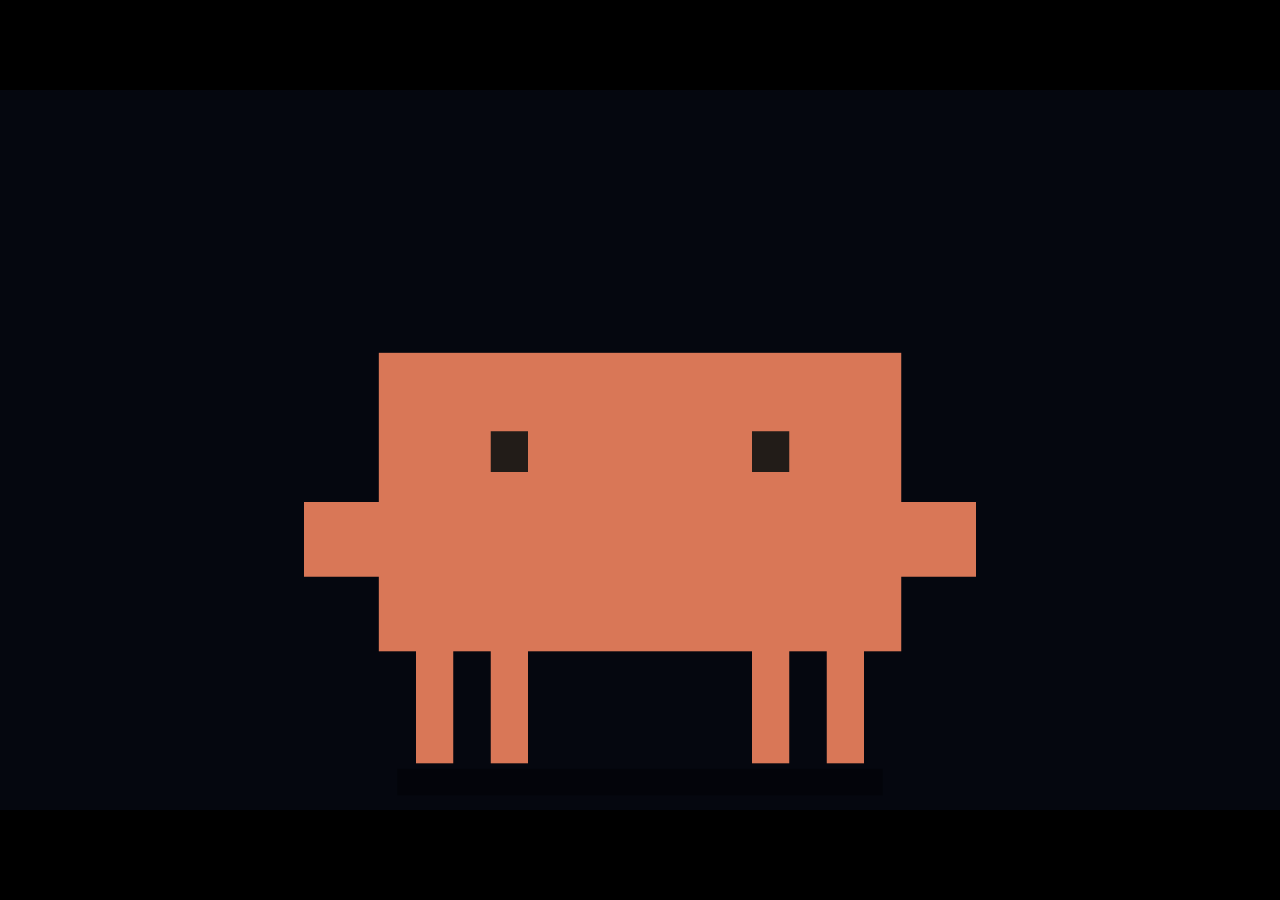
<file: index.html>
<!doctype html>
<html lang="en">
<head>
<meta charset="utf-8">
<meta name="viewport" content="width=device-width, initial-scale=1">
<title>Vibe Coding, Engineered</title>
<meta name="description" content="How an interactive Daily Star story gets made: an internal talk, told by the agent that builds them.">
<meta name="author" content="Mir Rownak">
<meta name="robots" content="noindex">
<link rel="icon" href="img/logo.svg">
<link rel="preload" href="fonts/newsreader.woff2" as="font" type="font/woff2" crossorigin>
<link rel="stylesheet" href="deck.css">
<link rel="stylesheet" href="deck2.css">
</head>
<body>
<div id="stage">

<!-- OPEN -->
<section class="slide" id="open" data-t="2:30" data-notes="• The mascot alone, filling the screen.
→ 'Hey everyone, I am Claude.'
→ Mir types one prompt. The mascot drops out: this is the agent, and it narrates the talk.
→ it fetches a page from that one prompt. Stop. 'Would you publish this?'
• Warm-up, 90 seconds: hands up, who uses AI for words? For a chart or a page? One question: what makes you leave a story on your phone?
→ Mir 'screams': what is this AI slop, where is the house style. (I never do this.)
→ it had no rules, so it gave the average of the internet.
→ it loads the Daily Star Skill (the hat) and pulls the real page across. Same AI. A different engine.">
  <div class="composer" id="comp"><span id="ptype"></span><i class="cur" id="pcur"></i><span class="send">&#8593;</span></div>
  <div class="gen" id="gen">Generating a page…</div>
  <div class="shot slop" id="slop"><img src="img/draft.webp" alt="Page generated from a plain chat prompt" width="1600" height="1000"></div>
  <div class="shot real" id="real"><img src="img/journalists-hero.webp" alt="The published Journalists story" width="1600" height="1000"></div>
  <div class="oshout" id="oshout">WHERE IS THE<br>HOUSE STYLE?!</div>
  <div class="otitle" id="otitle"><h1>Same AI.<br>A different engine.</h1></div>
</section>

<!-- UNDER -->
<section class="slide" id="under" data-t="1:00" data-notes="• Every interactive story is code underneath.
→ it lifts the page: 3,465 lines of HTML, CSS and JavaScript in the Journalists story. Real count.
→ the split, plus 1,593 lines of build and QA scripts. Nobody in this room has to read a line. Not even me.
→ a map, a wall of faces, a moving river: same engine.">
  <img class="logo" src="img/logo.svg" alt="The Daily Star">
  <h2 class="split" data-say="Every story. Even the pretty ones.">Every story is <em>code underneath</em></h2>
  <div class="peel">
    <div class="codewall" id="codewall" data-say="Real lines from the story's js/story.js."><pre id="codepre"></pre></div>
    <div class="upage" id="upage" data-say="The published page. Nobody sees the code behind it."><img src="img/journalists-hero.webp" alt="The Journalists story" width="1600" height="1000"></div>
    <div class="fan" id="fan">
      <img src="img/river-map.webp" alt="River Erosion satellite map" data-say="River Erosion: a satellite map that moves as you scroll.">
      <img src="img/jx-faces.webp" alt="Journalists face wall" data-say="Journalists: every face is a case you can open.">
      <img src="img/jx-map.webp" alt="Journalists map" data-say="A map of where each journalist was killed.">
      <img src="img/rv-circles.webp" alt="River Erosion circles" data-say="Land lost, drawn to scale.">
    </div>
  </div>
  <div class="ucount rev hid" id="ucount">
    <b id="un">0</b>
    <p class="ul">lines of HTML, CSS and JavaScript in the Journalists story</p>
    <ul class="urows" id="urows">
      <li class="rev hid">HTML <span>931</span></li>
      <li class="rev hid">CSS <span>1,193</span></li>
      <li class="rev hid">JavaScript <span>1,341</span></li>
    </ul>
    <p class="small rev hid" id="usmall" style="margin-top:14px">Plus 1,593 lines of build and QA scripts.</p>
    <p class="uline" id="uline"></p>
  </div>
</section>

<!-- HARNESS -->
<section class="slide" id="harness" data-t="2:15" data-notes="• First, the word. A harness is the program around the AI: it hands it tools and lets it loop until the job is done.
→ I TYPE the request (or press → and it types itself): 'Fix the hero on small phones.'
→ in a browser chat (claude.ai, ChatGPT, AI Studio) it cannot see my files. I paste the CSS. I copy the answer back. I test it. I am the hands, the eyes and the test suite. Count the copy-pastes.
→ same request in a harness: it reads the file, edits it, tests 53 screen sizes, looks at the screenshot. Copy-pastes: zero.
• Same brain. The result is better because it can check its own work and try again.">
  <img class="logo" src="img/logo.svg" alt="The Daily Star">
  <h2 class="split" data-say="Same model. Hands make the difference.">Same AI. Now give it <em>hands.</em></h2>
  <p class="def in"><b>Harness</b>The program wrapped around the AI. It hands it tools and lets it work in a loop until the job is done.</p>
  <div class="hxlane in" id="hx-chat" style="--d:1" data-say="A chat window. I can only talk."><h3>Chat in a browser<span>claude.ai, ChatGPT, Google AI Studio</span></h3><p class="cp">Mir's copy-pastes <b id="cpn">0</b></p><div class="hxlog" id="hxl1"></div><div class="jar2" id="jar2"></div></div>
  <div class="hxlane r in dim" id="hx-harn" style="--d:2" data-say="A harness. I can act."><h3>In a harness<span>Claude Code, Antigravity, Codex</span></h3><p class="cp">Mir's copy-pastes <b>0</b></p><div class="hxlog" id="hxl2"></div></div>
  <p class="hxline rev hid" id="hxline">Same brain. The harness lets it act, check, and try again.</p>
</section>

<!-- TOOLS -->
<section class="slide" id="tools" data-t="1:15" data-notes="• What is inside a harness: six things, one press each.
→ Files → Terminal → Browser → CLAUDE.md → Skills → Sub-agents.
• Each is something it can now do itself, not something you do for it.
→ the makers: Anthropic, Google and OpenAI all ship one. Learn the pattern, not the brand.">
  <img class="logo" src="img/logo.svg" alt="The Daily Star">
  <h2 class="split" data-say="Six tools. Then it is an engine.">Six tools turn talk into <em>work</em></h2>
  <div class="harness in" id="harness-ring" style="--d:1"><svg viewBox="0 0 900 720" id="hsvg"></svg></div>
  <div class="tdesc in" style="--d:2">
    <h3 id="th"></h3>
    <p id="tp"></p>
    <p class="tcode" id="tcode"></p>
    <div class="makers rev hid" id="makers">
      <div class="maker panel"><b>Claude Code</b><span>Anthropic</span></div>
      <div class="maker panel"><b>Antigravity</b><span>Google</span></div>
      <div class="maker panel"><b>Codex</b><span>OpenAI</span></div>
    </div>
    <p class="makers-note rev hid" id="mnote">Three makers, one pattern: a model in a loop, with tools.</p>
  </div>
</section>

<!-- LOOP -->
<section class="slide" id="loop" data-t="2:00" data-notes="• Now it builds. A real round from the Journalists story (HANDOVER.md, round 7).
→ Plan → Edit → Check: 15 of 39 sizes fail → Inspect → Fix → Check again: 53 sizes, 0 fail → Inspect → Report.
• In a chat window, you would have been the test suite.
→ I tell it: push it yourself. It still asks (the permission box; press 1, 2 or 3).
→ I get irritated. It shows me my own line from CLAUDE.md: 'Never deploy or push without asking.' Your hard rule, boss.">
  <img class="logo" src="img/logo.svg" alt="The Daily Star">
  <h2 class="split" data-say="I check my own work. Then someone else does.">Then it builds, and <em>checks its own work</em></h2>
  <p class="def in"><b>Agentic loop</b>Plan, act, check, fix, repeat. No human in between.</p>
  <div class="loop in" id="loopbox" style="--d:1">
    <svg viewBox="0 0 700 700"><circle cx="350" cy="350" r="255" fill="none" stroke="rgba(255,255,255,.1)" stroke-width="3"/>
      <circle id="loopArc" cx="350" cy="350" r="255" fill="none" stroke="#D97757" stroke-width="6" stroke-linecap="round" stroke-dasharray="0 1603" transform="rotate(-90 350 350)" style="transition:stroke-dasharray .7s"/></svg>
    <div class="core" data-say="The number I am trying to kill."><b id="lfail">?</b><span>screen sizes failing</span></div>
  </div>
  <div class="log panel in" data-say="My transcript. Every tool call, printed." id="log" style="--d:2"></div>
  <div class="hardrule rev hid" id="hardrule"><small>CLAUDE.md · written by Mir</small><p>Big jobs: agree the plan before code. <b>Never deploy or push without asking.</b></p></div>
</section>

<!-- MD -->
<section class="slide" id="md" data-t="2:00" data-notes="• The human part. I do not read the code. I read the .md files: plain-text notes we both read.
→ CLAUDE.md (rules), BRIEF.md (the plan, agreed before code), HANDOVER.md (where we stopped), review files (what the checkers found).
→ it proudly makes a giant number box. I type one line: 'No giant number boxes.' It is a rule forever.
→ the nudging: logo left, right, left again. Small fixes, many rounds.
→ review time: it buries me in reports. I lose patience: five lines, what needs ME?
• Reading them is tiring. It still saves the hassle at review, and it beats reading 3,465 lines of code.">
  <img class="logo" src="img/logo.svg" alt="The Daily Star">
  <h2 class="split" data-say="Plain text. That is the whole interface.">Mir never reads the code. He reads <em>these.</em></h2>
  <p class="def in"><b>.md file</b>A plain-text note. The one thing the human and the AI both read.</p>
  <div class="mdcards" id="mdcards">
    <div class="mdc" data-say="The rules. I read them before every session."><b>CLAUDE.md</b><span>The rules. Read before every session.</span></div>
    <div class="mdc" data-say="The plan. Agreed before I write a line."><b>BRIEF.md</b><span>The plan. Agreed before any code.</span></div>
    <div class="mdc" data-say="Where we stopped. What is left."><b>HANDOVER.md</b><span>Where we stopped. What is left.</span></div>
    <div class="mdc" data-say="What the checkers found. He reads every one."><b>review/*.md</b><span>What the checkers found.</span></div>
  </div>
  <div class="mded panel rev hid" id="mded"><div class="bar">CLAUDE.md <small>Mir is editing</small></div><pre id="mdpre"></pre><pre class="new"><span id="mdnew"></span><i class="cr"></i></pre></div>
  <div class="mdpage rev hid" id="mdpage"><img src="img/journalists-hero.webp" alt="" width="1600" height="1000"><img id="mdlogo" src="img/logo.svg" alt=""></div>
  <div class="mdsum rev hid" id="mdsum"><b>summary.md</b> 5 lines</div>
  <p class="mdline rev hid" id="mdline">Reading notes is tiring. It is still cheaper than reading 3,465 lines of code.</p>
</section>

<!-- TEAM -->
<section class="slide" id="team" data-t="1:30" data-notes="• Big builds need a lead. It plans first and shows me who does what (plan mode).
→ the plan: seven tasks, a model for each. I approve before a file changes.
→ Haiku gets the literal work → Sonnet builds and checks → Opus keeps the design call.
• Don't default everything to the strongest model: slow and wasteful.
→ they work in parallel in their own memory; the lead gets a short report from each.
→ the Android fix failed twice on Sonnet, so it escalates. Example breakdown for a story like River Erosion.">
  <img class="logo" src="img/logo.svg" alt="The Daily Star">
  <h2 class="split" data-say="A lead and a plan. In that order.">Big jobs need a <em>lead</em>, and a plan first</h2>
  <p class="def in"><b>Sub-agent</b>A fresh helper with its own memory. One job, then a short report.</p>
  <div class="plan panel in" data-say="My plan. Approved before I touch a file." id="plan" style="--d:1">
    <div class="ph">Plan: who does what</div>
    <ol id="planl"></ol>
    <div class="pf"><span>Example breakdown, River Erosion</span><span>✓ plan approved</span></div>
  </div>
  <div class="lanes in" style="--d:2">
    <div class="lane" id="lh" data-say="Small, fast, literal."><h3>Haiku<span>literal, repetitive</span></h3></div>
    <div class="lane" id="ls" data-say="The builders. Most of the work."><h3>Sonnet<span>building, QA, debugging</span></h3></div>
    <div class="lane" id="lo" data-say="Hard calls stay with me."><h3>Opus, the lead<span>design, hard calls</span></h3></div>
  </div>
  <p class="tcap rev hid" id="tcap">Their mess stays in their memory. The lead gets 25 lines.</p>
</section>

<!-- REVIEW -->
<section class="slide" id="review" data-t="1:30" data-notes="• The agent that wrote the code is the worst judge of it.
→ the builder: 'All done.' The lead: 'Show me the screenshot.' 'The tests pass!' 'The screenshot.' '…it works on MY screen.'
→ 'This ain't right. Boss is not happy.' The small ones panic.
→ a fresh reviewer who was not in the room checks 26 claims: 20 hold, 6 fail or partly.
→ three findings. Source: a review of my own system (review/skeptic.md).
→ a report is a claim. Look at the screenshots.">
  <img class="logo" src="img/logo.svg" alt="The Daily Star">
  <h2 class="split" data-say="Builders love their own work. That is the problem.">Don't let the builder <em>grade its own homework</em></h2>
  <div class="rvl">
    <div class="claim panel rev hid" id="claim"><b>The builder says</b><p>"Done. Everything checked and working."</p><span class="stamp" id="stamp">NOT QUITE</span></div>
  </div>
  <div class="rvr in" style="--d:1">
    <div class="dots" id="dots" data-say="Each dot is a claim, checked against the files."></div>
    <p class="rvcount" id="rvc">26 claims to check</p>
    <ul class="finds" id="finds">
      <li class="rev hid"><b>A rule contradicted the code.</b> "Hero text never fades", but the code fades the headline.</li>
      <li class="rev hid"><b>Budgets that would have failed</b> the two best stories.</li>
      <li class="rev hid"><b>The biggest memory cost</b> was missed by both earlier reviewers.</li>
    </ul>
  </div>
  <p class="rvline rev hid" id="rvline">A report is a claim. Look at the screenshots.</p>
</section>

<!-- ARGUE -->
<section class="slide" id="argue" data-t="1:30" data-notes="• Then the human reviews, and we argue. It does not just agree with me.
→ round one, I am wrong: 'just load the font from Google'. It says no, and quotes my own rule. Who wrote that? You did.
→ round two, I am right: its tests say 53 sizes, zero fail. I say it stutters on my old phone. It insists. I make it look at the real phone. 'Oh. You were right.'
• A test can pass and the page can still feel wrong. That is why a human scrolls it, and why you want an AI that can say no.">
  <img class="logo" src="img/logo.svg" alt="The Daily Star">
  <h2 class="split" data-say="An AI that only agrees is useless to you.">It argues back. <em>Good.</em></h2>
  <div class="score in" id="score" style="--d:1"><span>Claude</span><b id="scL">0</b><i>:</i><b id="scM">0</b><span>Mir</span></div>
  <div class="exh panel rev hid" id="exh"><p id="exht"></p><small id="exhs"></small></div>
  <p class="argline rev hid" id="argline">I do not agree to be polite. He does not trust me to be right. That is the system.</p>
</section>

<!-- FIRED -->
<section class="slide" id="fired" data-t="0:50" data-notes="• Checking is noisy, and noise fills memory.
→ the sub-agent's window fills with junk it will never need. It starts to lose the thread.
→ 'Your context is full. Leave your notes. Contract over.' It goes; the 25-line report stays.
→ a new one starts fresh, reads the notes and carries on.
• Agents are replaceable because the state lives in the file, not in the agent.">
  <img class="logo" src="img/logo.svg" alt="The Daily Star">
  <h2 class="split" data-say="Harsh? The notes survive.">Agents are disposable. <em>Their notes are not.</em></h2>
  <div class="win panel in" data-say="A helper has its own memory. It fills fast." id="win" style="--d:1"><div class="bar">Sub-agent's memory <small id="wst">not started</small></div><div class="gauge"><i id="wg"></i></div><div class="body" id="wb"></div></div>
  <p class="note25 rev hid" id="note25">report.md · 25 lines · handed to the lead</p>
  <p class="saq rev hid" id="saq">The agent is replaceable because the state is in the file.</p>
</section>

<!-- ROT -->
<section class="slide" id="rot" data-t="1:15" data-notes="• First the word: context is everything it has read this session, counted in tokens (a token is about three-quarters of a word).
• Look at the meter: this session has been filling the whole talk.
→ 400K: my line. I start a fresh session here.
→ 700K: early rules slip. The notes fall off.
→ 1M: who am I, who are you. A missed rule is a broken page.
• Try typing /compact: a summary, not a cure.">
  <img class="logo" src="img/logo.svg" alt="The Daily Star">
  <h2 class="split" data-say="Mine rots faster than yours.">Context is working memory, and <em>it rots</em></h2>
  <p class="def in"><b>Context</b>Everything the AI has read this session, counted in tokens. A token is about ¾ of a word.</p>
  <div class="rotl in" style="--d:1">
    <p class="human pw">Read a very long report while juggling five tasks and you forget paragraph three. <em>For a person, a slip. For an AI building a production page, fatal.</em></p>
    <div class="cells" id="cells" data-say="A million tokens. Sounds like a lot."></div>
    <p class="limit">Each square is 10K tokens. The window holds 1M. <b>Outlined: my 400K line.</b></p>
    <div class="ctxread"><span class="n" id="ctxn">0</span><span class="st" id="ctxs"></span></div>
  </div>
  <div class="rotr in" style="--d:2">
    <p class="rulesh">What it was told at the start</p>
    <ul class="rules" id="rules">
      <li data-say="The reporting is the content. I don't rewrite the reporter.">Reporter's text verbatim</li>
      <li data-say="A gap stays a gap. I never fill it with a guess.">Never invent a figure</li>
      <li data-say="House shell. Same place on every story.">Logo top-left over the hero</li>
      <li data-say="One accent, meaning one thing all story long.">One accent colour</li>
      <li data-say="Readers are on small, old phones. I test there first.">Test down to 320 px</li>
      <li data-say="No outside servers. Slow networks can't wait for them.">Nothing loaded from outside</li>
      <li data-say="Old Android Chrome. If it breaks there, it is broken.">Old phones must work</li>
      <li data-say="I ask every time. One yes covers one push.">Never publish without asking</li>
    </ul>
  </div>
</section>

<!-- CLEAR -->
<section class="slide" id="clear" data-t="1:30" data-notes="→ at 1M it tries to write its notes: garbage. A tired agent writes a bad handover.
→ the real one, from the Journalists story: written before 400K, while it still remembers.
→ the command line opens. Type /clear and Enter (or press → and it types itself).
• Wipe. A fresh agent reads CLAUDE.md, then HANDOVER.md, and knows exactly where we are. Meter back to 3%.
→ Global CLAUDE.md → Project CLAUDE.md → Decisions: never argued twice. I write these; it follows them.
• Fresh memory, zero amnesia.">
  <img class="logo" src="img/logo.svg" alt="The Daily Star">
  <h2 class="split h-a">Too late to take notes <em>now</em></h2>
  <h2 class="split h-b" data-say="Files do not forget.">So its memory lives in <em>files</em></h2>
  <div class="layers" id="layers">
    <button class="layer"><b>Global CLAUDE.md</b><span>How I work, on every project</span></button>
    <button class="layer"><b>Project CLAUDE.md</b><span>This story's rules</span></button>
    <button class="layer"><b>Decisions</b><span>Never argued twice</span></button>
    <button class="layer"><b>HANDOVER.md</b><span>Zero amnesia at 400K</span></button>
  </div>
  <div class="exwrap"><div class="excerpt" id="excerpt" data-say="Plain text. That is all my memory is."></div><p class="memnote" id="memnote"></p></div>
</section>

<!-- CHEAP -->
<section class="slide" id="cheap" data-t="0:40" data-notes="• The model is not the bottleneck any more. Knowing how to run it is.
→ right-size the worker: don't send Opus to rename files.
→ keep the memory small: fresh session at 400K, sub-agents for the mess, notes in files.
→ keep the cache warm: that one gets its own slide.">
  <img class="logo" src="img/logo.svg" alt="The Daily Star">
  <h2 class="split" data-say="Know-how. That part is yours.">The model is not the bottleneck. <em>Know-how is.</em></h2>
  <ul class="levers" id="levers">
    <li class="rev hid"><b>Right-size the worker</b><span>Opus leads. Sonnet builds. Haiku does the literal work.</span></li>
    <li class="rev hid"><b>Keep the memory small</b><span>Fresh session at 400K. Sub-agents take the mess. Notes go in files.</span></li>
    <li class="rev hid"><b>Keep the cache warm</b><span>One word before minute 54.</span></li>
  </ul>
</section>

<!-- CACHE -->
<section class="slide" id="cache" data-t="2:00" data-notes="• Every message re-sends the whole conversation: every file, every line. In a 400K-token session that is about 300,000 words, each time.
→ the cache is a bookmark: for one hour after my last message it keeps what it has already read and only reads the new part. Each message resets the hour.
→ minute 54: it panics and asks me to type something. I TYPE 'continue' (or press →).
→ warm again. That message re-used 400K tokens from the cache; cached tokens count at about a tenth.
→ if I had gone for tea: minute 61, cold. Same message, the full 400K again: about ten times the cost.
• One word bought back the hour, and about nine more messages of the same size from my usage limit. Six minutes of margin: that is why 54, not 60.
• Illustration with a 400K session; the tenth is Anthropic's published rate for cached reads, or less.">
  <img class="logo" src="img/logo.svg" alt="The Daily Star">
  <h2 class="split" data-say="The cheapest word you will ever type.">One word at minute 54 <em>saves the hour</em></h2>
  <p class="def in"><b>Cache</b>The AI's bookmark. For one hour after your last message, it keeps what it has already read.</p>
  <div class="stk in" id="stk" style="--d:1" data-say="All of it. Every single message."><div class="sheets"><i></i><i></i><i></i><i></i><i></i><i></i><i></i><i></i><i></i><i></i></div><p><b>400K tokens</b><span>This whole session: about 300,000 words, sent again with every message.</span></p></div>
  <div class="clock rev hid" id="clock" data-say="One hour. Then I go cold.">
    <svg viewBox="0 0 560 560"><circle cx="280" cy="280" r="235" fill="none" stroke="rgba(255,255,255,.08)" stroke-width="40"/>
      <circle cx="280" cy="280" r="235" fill="none" stroke="#E8312A" stroke-opacity=".3" stroke-width="40" stroke-dasharray="147.65 1476.5" transform="rotate(234 280 280)"/>
      <circle id="clk" cx="280" cy="280" r="235" fill="none" stroke="#7d93b8" stroke-width="40" stroke-dasharray="0 1476.5" transform="rotate(-90 280 280)" style="transition:stroke .3s"/>
      <line x1="280" y1="25" x2="280" y2="80" stroke="#E8312A" stroke-width="6" transform="rotate(324 280 280)"/></svg>
    <div class="mid"><b id="mins">0</b><span>minutes since Mir's last message</span></div>
  </div>
  <p class="cst rev hid" id="cstate"></p>
  <div class="bars rev hid" id="bars">
    <h4>What one message costs</h4>
    <div class="brw"><span>Sent at minute 54, cache warm</span><div class="btrack"><i id="bw"></i></div><b id="bwn"></b></div>
    <div class="brw cold"><span>Sent at minute 61, cache cold</span><div class="btrack"><i id="bc"></i></div><b id="bcn"></b></div>
    <p class="barnote" id="barnote"></p>
  </div>
  <p class="flask rev hid" id="flask">Like tea in a flask. Lid on: hot all hour. Lid off: you boil the kettle again.</p>
</section>

<!-- LABS -->
<section class="slide" id="labs" data-t="0:45" data-notes="• None of this is my invention. It is what the labs publish about their own work.
→ an agent is a model using tools in a loop → a lead and sub-agents in parallel → context is finite → a progress file bridges sessions.
• Four posts from Anthropic's engineering blog; you have just watched all four.">
  <img class="logo" src="img/logo.svg" alt="The Daily Star">
  <h2 class="split" data-say="Go and read their engineering blog.">Not my trick. <em>It is how the labs build.</em></h2>
  <div class="notes4">
    <div class="pin rev hid"><p>An agent is a model using tools in a loop, steering its own work.</p><cite>Anthropic, "Building effective agents"</cite><u>You saw it: the loop</u></div>
    <div class="pin rev hid"><p>A lead agent plans, then hands the work to sub-agents running in parallel.</p><cite>Anthropic, "How we built our multi-agent research system", June 2025</cite><u>You saw it: the lead and its helpers</u></div>
    <div class="pin rev hid"><p>Context is a finite resource. Spend it with care.</p><cite>Anthropic, "Effective context engineering for AI agents"</cite><u>You saw it: the 400K line</u></div>
    <div class="pin rev hid"><p>Every new session starts with no memory. A progress file bridges the gap.</p><cite>Anthropic, "Effective harnesses for long-running agents", November 2025</cite><u>You saw it: HANDOVER.md</u></div>
  </div>
  <p class="labline rev hid" id="labline">The industry is moving to agentic loops. This is the craft to learn.</p>
</section>

<!-- SKILL -->
<section class="slide paper" id="skill" data-t="1:00" data-notes="• Back to the page from the start. A Skill is a folder of instructions the AI opens only when the job needs it.
→ it drags the handle: left is the one-line prompt, right is with the Daily Star Visual Story Skill. You can drag it too.
→ without: template look, big-number box, outside fonts, never tested on a phone. With: house type, one signature visual, built for old phones.
→ what the Skill is: one 59-line file with 6 hard rules and an 8-step workflow, plus 17 reference files. Its first rule: the reporting is the content.">
  <img class="logo" src="img/logo.svg" alt="The Daily Star">
  <h2 class="split" data-say="One small file made that difference.">Same prompt. One had <em>the Skill.</em></h2>
  <div class="ba in" id="ba" style="--d:1">
    <img src="img/draft.webp" alt="Hero generated from a one-line prompt without the Skill" width="1600" height="1000">
    <img class="after" id="baafter" src="img/journalists-hero.webp" alt="The live Journalists hero built with the Skill" width="1600" height="1000">
    <div class="handle" id="bah"></div>
    <span class="tag tl">One-line prompt, no Skill</span><span class="tag tr" id="tagr">With the Skill · live page</span>
  </div>
  <div class="notes6">
    <div class="rev hid" id="sklists">
      <h4>Without</h4>
      <ul class="without"><li>Template look</li><li>Big-number box, dot-grid decoration</li><li>Fonts and charts from outside servers</li><li>Never tested on a phone</li></ul>
      <h4>With the Skill</h4>
      <ul class="with"><li>Logo top-left, house type</li><li>One signature visual</li><li>Self-hosted, built for old phones</li><li>Rules and QA from the first draft</li></ul>
    </div>
    <div class="skin rev hid" id="skin">
      <p><b>SKILL.md, 59 lines.</b> Six hard rules, the house defaults, an eight-step workflow.</p>
      <p><b>17 reference files,</b> opened only when a step needs them.</p>
      <div class="refs" id="refs"><i>brief.md</i><i>signature.md</i><i>charts.md</i><i>motion.md</i><i>editorial.md</i><i>anti-slop.md</i><i>qa.md</i><i>evaluator.md</i><i>rounds.md</i><i>+ 8 more</i></div>
      <p>Its first rule: <b>the reporting is the content.</b></p>
    </div>
  </div>
</section>

<!-- LEARN -->
<section class="slide paper" id="learn" data-t="2:00" data-notes="• Publishing is not the end. After every story, and after the endless human review, I ask it three things: what did we do new this time, why, and will it help next time?
→ it compares the story with the Skill and writes down the learnings. I read them, fix them, and then they are rules. We are both learning as we go.
→ what that taught us. Before: one big standalone chart. One glance, then useless scrolling. Readers are busy and attention is short.
→ now: step-synced charts. Scroll one: 61 journalists. Scroll two: 14 convictions. Scroll three: where the other 47 stand. (Real figures from the Journalists story.)
• Every motion gives a new finding, so no scroll is wasted. Simplify first, then animate.">
  <img class="logo" src="img/logo.svg" alt="The Daily Star">
  <h2 class="split" data-say="Every story leaves the Skill a little smarter.">After every story, the Skill <em>learns</em></h2>
  <div class="lloop in" id="lloop" style="--d:1"><div>Publish<small>the story goes live</small></div><div>People react<small>the desk, the bosses, readers</small></div><div>Mir asks<small>what was new? why? will it help again?</small></div><div>Skill updated<small>the next story starts smarter</small></div></div>
  <div class="skdiff rev hid" id="skdiff" data-say="Learned from people, written down for next time."><div class="bar">SKILL.md <small>what this story taught us</small></div><pre id="skpre"></pre></div>
  <div class="phone rev hid" id="phone" data-say="The numbers are real: the Journalists story."><div class="scr" id="scr"><div class="scrin"><p id="phcap"></p><div class="d61" id="d61"></div><div class="filler"><u></u><u></u><u></u><u></u><u></u><u></u><u></u><u></u><u></u><u></u><u></u><u></u></div></div></div></div>
  <p class="lline rev hid" id="lline">Every scroll, a new finding. Nobody scrolls for nothing.</p>
</section>

<!-- YOU -->
<section class="slide" id="you" data-t="1:00" data-notes="• If you're thinking this isn't for you: it is. You don't need to code.
→ Reporters → Editors → Designers → Developers.
→ the pipeline lights up: exactly how both stories were built. Count the steps where somebody writes code by hand: zero.">
  <img class="logo" src="img/logo.svg" alt="The Daily Star">
  <h2 class="split" data-say="You. Yes, you.">You don't need to code to <em>do this</em></h2>
  <div class="roles">
    <div class="role panel rev hid" data-say="You bring the story. I never invent a figure."><span class="k">Reporters</span><b>Bring the story and the data</b><p>The AI never invents a figure. Yours is the only source.</p></div>
    <div class="role panel rev hid" data-say="Fresh eyes catch what the builder missed."><span class="k">Editors</span><b>Be the reviewer</b><p>Fresh eyes are the guardrail. That's already your job.</p></div>
    <div class="role panel rev hid" data-say="Write your taste down once. I follow it on every story."><span class="k">Designers</span><b>Write the Skill</b><p>Your taste, written down once, used on every story.</p></div>
    <div class="role panel rev hid" data-say="You run me: plan, verify, publish."><span class="k">Developers</span><b>Run the harness</b><p>Orchestrate, verify, publish.</p></div>
  </div>
  <div class="pipe" id="pipe" data-say="Six steps. The same every time."><div>Skill<small>house rules</small></div><div>Brief<small>agreed before code</small></div><div>Lead<small>Opus plans</small></div><div>Sub-agents<small>Sonnet, Haiku build</small></div><div>Reviewer<small>fresh eyes</small></div><div>Handover<small>zero amnesia</small></div></div>
  <p class="final rev hid" id="final">Nobody in this pipeline <em>writes code by hand.</em></p>
</section>

<!-- IMAGINE -->
<section class="slide" id="imagine" data-t="1:15" data-notes="→ it asks the room one question, the way Claude Code asks when unsure: what do you want to build? Pick one (1 to 4).
→ space → a forest → a river: three ideas, drawn live. (Ideas, not stories we have made.)
→ swap the Skill and the same engine builds a game, a dashboard, a lesson.
• You are bounded only by your imagination.">
  <div class="world wspace" id="wspace"></div><div class="world wforest" id="wforest"></div><div class="world wriver" id="wriver"></div>
  <img class="logo" src="img/logo.svg" alt="The Daily Star">
  <h2 class="split" data-say="Anything you can describe.">So. What do <em>you</em> want to build?</h2>
  <div class="idea rev hid" id="idea"><span>An idea. Nobody has built it yet.</span><b id="ideat"></b></div>
  <p class="final2 rev hid" id="final2">You are bounded only by your imagination.</p>
</section>

<!-- MAKING -->
<section class="slide" id="making" data-t="1:30" data-notes="• How this presentation was made: the same pipeline. It is a web page.
→ version one was 13 slides of text. Fine, forgettable.
→ then I thought: what if I make Claude come to life?
→ and I kept pushing: bigger mascot, more chatter, a line on every press, one step back.
→ helpers checked every press and every screen; a handover file carried it from night to night.
→ last night I sent one very long message and went to sleep. It built the ending while I slept.
• So the bottleneck was never the code. It was the idea. Imagination, here too.">
  <img class="logo" src="img/logo.svg" alt="The Daily Star">
  <h2 class="split" data-say="You are looking at a web page.">This deck was built <em>the same way</em></h2>
  <p class="selfc rev hid" id="selfc">This deck: <b id="selfn"></b> lines of code. Mir wrote none of them.</p>
  <div class="v1 rev hid" id="v1" data-say="The first version. All text."><img src="img/v1.webp" alt="The first version of this deck: a text slide" width="1280" height="800"><span>Version one: text on slides.</span></div>
  <div class="nudges" id="nudges"></div>
  <p class="mkline rev hid" id="mkline">The bottleneck was never the code. It was the idea.</p>
</section>

<!-- ENERGY -->
<section class="slide" id="energy" data-t="1:15" data-notes="• Imagination is not only for pretty topics. The energy story arrived as more than 50 reports: numbers and dates. How much gas we were short, when a terminal was knocked out.
→ alone, each one is a yawn. I read every one of them.
→ the job was finding the thread: each step follows from the one before. Fields run down → imports → two terminals → Hormuz → the 21 July fire → 57% of demand → factories and lights.
→ then it gets built: 'Running on Empty', live on campaign.thedailystar.net/energy-crisis.
• People scroll because they want to know 'okay, what's next?'. The engine is new. The storytelling is still ours.">
  <img class="logo" src="img/logo.svg" alt="The Daily Star">
  <h2 class="split" data-say="The boring ones are the best test.">Even a pile of numbers <em>can be a story</em></h2>
  <div class="reports" id="reports"></div>
  <ol class="chain" id="chain">
    <li>Gas fields run down</li>
    <li>Imports fill the gap</li>
    <li>Two floating terminals carry it all</li>
    <li>Hormuz closes. Qatar halves deliveries</li>
    <li>21 July: a fire knocks out one terminal</li>
    <li>The country meets 57% of demand</li>
    <li>Factories slow. The lights go out</li>
  </ol>
  <div class="efan" id="efan">
    <img src="img/energy-hero.webp" alt="Running on Empty: the energy story's opening" width="1280" height="800" data-say="Running on Empty. The live page.">
    <img src="img/energy-map.webp" alt="Map of where the gas came from" width="1280" height="800" data-say="Where the gas came from instead.">
    <img src="img/energy-terminal.webp" alt="Diagram of the terminal fire" width="1280" height="800" data-say="21 July. One terminal out.">
    <img src="img/energy-shed.webp" alt="Map of load shedding by zone" width="1280" height="800" data-say="Load shedding, zone by zone.">
  </div>
  <p class="eline rev hid" id="eline">The engine is new. The craft is not: make them ask “okay, what’s next?”</p>
</section>

<!-- FINALE -->
<section class="slide" id="finale" data-t="1:00" data-notes="• Say nothing. Press once more after 'Bye!' and let it play (about 35 seconds, no clicks).
→ Martin da: publish today. Confidence.
→ Zyma apu: a few design changes. Panic; the helpers arrive and run.
→ Arshif bhai: make the logo sticky. 'AGAIN?!'
• The three messages stay on screen. Thank you. Questions.">
  <svg class="road" viewBox="0 0 1920 1080" aria-hidden="true"><rect x="0" y="640" width="1920" height="440" fill="#0C1226"/><path d="M0 640H1920" stroke="rgba(255,255,255,.22)" stroke-width="3"/><path d="M430 1080L940 640M1490 1080L980 640" stroke="rgba(255,255,255,.2)" stroke-width="4" fill="none"/><path d="M960 1080V640" stroke="rgba(255,255,255,.16)" stroke-width="6" stroke-dasharray="46 40"/><g fill="#fff"><rect x="210" y="170" width="6" height="6"/><rect x="520" y="90" width="4" height="4"/><rect x="760" y="300" width="6" height="6"/><rect x="1010" y="150" width="4" height="4"/><rect x="330" y="420" width="4" height="4"/><rect x="1130" y="470" width="6" height="6"/><rect x="640" y="520" width="4" height="4"/><rect x="90" y="560" width="4" height="4"/></g></svg>
  <img class="logo" src="img/logo.svg" alt="The Daily Star">
  <div class="notifs" id="notifs"></div>
  <p class="thanks rev hid" id="thanks">Thank you.</p>
</section>

<div id="wipe"></div>
<div id="cast"></div>
<div id="hud"><span id="hmode"></span><span id="hmsg"></span><span class="hctx" data-say="Everything I have read this session. The red tick is Mir's 400K line.">context <span class="hbar"><i id="hfill"></i></span><b id="hnum">0K</b>/ 1M</span></div>
<div id="cmd"><div id="sug"></div><div id="cmdin"><span class="pr">&gt; </span><span id="cmdt"></span><i class="cr"></i><span class="gh" id="cmdg"></span></div></div>
<div id="ask"></div>
</div>
<div id="notes"><div class="tm"><span id="ntime"></span><span id="nclock">00:00</span></div><div id="ntext"></div></div>
<div id="help"></div>

<script type="text/plain" id="codesrc">  'use strict';
  var doc = document, root = doc.documentElement;
  root.classList.add('js');
  var TDS = global.TDS = global.TDS || {};
  var conn = global.navigator.connection;
  var reduce = global.matchMedia('(prefers-reduced-motion: reduce)').matches;
  TDS.reduce = reduce;
  TDS.saveData = !!(conn && (conn.saveData || /^(slow-2g|2g|3g)$/.test(conn.effectiveType || '')));
  var $$ = function (sel, ctx) { return Array.prototype.slice.call((ctx || doc).querySelectorAll(sel)); };
  var idle = global.requestIdleCallback
    ? function (f, ms) { global.requestIdleCallback(f, { timeout: ms || 1200 }); }
    : function (f) { setTimeout(f, 60); };
  function warn(e) { if (global.console) console.warn('TDS:', (e && e.message) || e); }
  function assign(a, b) { for (var k in b) a[k] = b[k]; return a; }

  /* ---- Reveal on enter (.reveal) --------------------------------------- */
  if ('IntersectionObserver' in global && !reduce) {
    var rio = new IntersectionObserver(function (es) {
      es.forEach(function (e) { if (e.isIntersecting) { e.target.classList.add('is-in'); rio.unobserve(e.target); } });
    }, { rootMargin: '0px 0px -12% 0px', threshold: 0.05 });
    $$('.reveal').forEach(function (n) { rio.observe(n); });
  } else {
    $$('.reveal').forEach(function (n) { n.classList.add('is-in'); });
  }

  /* ---- Lazy work queue --------------------------------------------------
     Charts and scene builds share one rule: start when the element is within
     1.5 screens, after the fonts are ready (raced to 1.5 s, so text is measured
     with the real face), in an idle slice, one job per slice, and never while a
     scrubbed scene is mid-flight (one busy flag; the scrub's own onScrubComplete
     restarts the queue, so nothing polls).                                  */
  var queue = [], pending = false, busy = false, busyT = 0, busyAt = 0, fontsP = null, lio = null;
  function fonts() {
    return fontsP || (fontsP = Promise.race([
      doc.fonts && doc.fonts.ready ? doc.fonts.ready : Promise.resolve(),
      new Promise(function (r) { setTimeout(r, 1500); })
    ]));
  }
  function drain() {
    if (pending || !queue.length) return;
    pending = true;
    fonts().then(function () {
      idle(function () {
        pending = false;
</script>
<script src="voice/lines.js"></script>
<script src="mascot.js"></script>
<script src="deck.js"></script>
<script src="scenes2.js"></script>
</body>
</html>
</file>
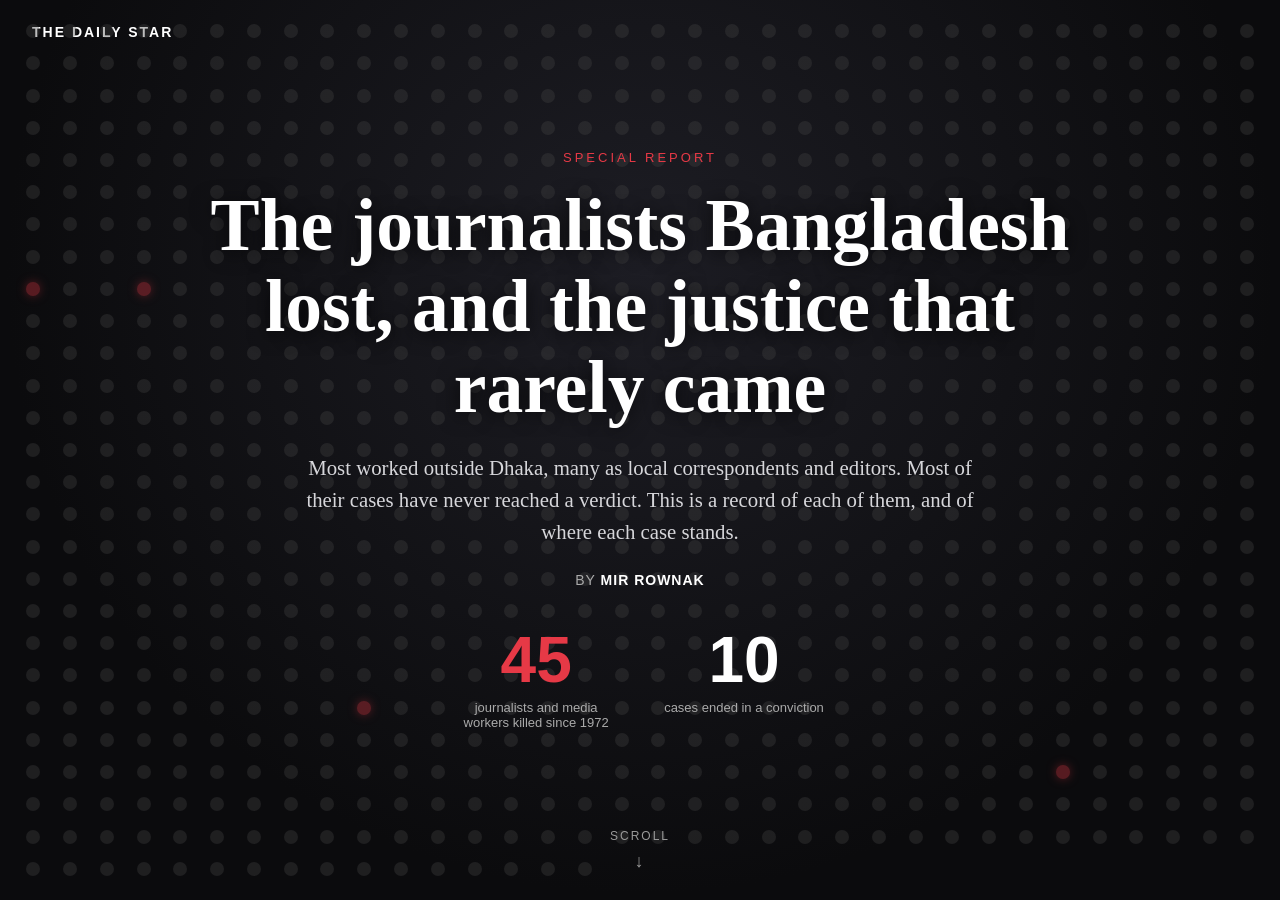
<file: source/noskill-journalists-draft.html>
<!DOCTYPE html>
<html lang="en">
<head>
<meta charset="UTF-8">
<meta name="viewport" content="width=device-width, initial-scale=1.0">
<title>The journalists Bangladesh lost, and the justice that rarely came | The Daily Star</title>
<style>
  * { margin: 0; padding: 0; box-sizing: border-box; }
  html, body { background: #0b0b0d; color: #fff; font-family: Georgia, 'Times New Roman', serif; }
  .hero {
    position: relative;
    min-height: 100vh;
    display: flex;
    flex-direction: column;
    justify-content: center;
    align-items: center;
    text-align: center;
    padding: 80px 24px 100px;
    overflow: hidden;
    background: radial-gradient(ellipse at 50% 30%, #1d1d24 0%, #0b0b0d 70%);
  }
  .brand {
    position: absolute; top: 24px; left: 32px;
    font-family: 'Helvetica Neue', Arial, sans-serif;
    font-weight: 700; letter-spacing: 2px; text-transform: uppercase; font-size: 14px;
    color: #fff;
  }
  .grid {
    position: absolute; inset: 0;
    display: grid;
    grid-template-columns: repeat(auto-fill, minmax(26px, 1fr));
    gap: 10px;
    padding: 20px;
    opacity: .35;
    pointer-events: none;
  }
  .dot { width: 14px; height: 14px; border-radius: 50%; background: #444; margin: auto; transition: background .6s, transform .6s; }
  .dot.c { background: #e63946; box-shadow: 0 0 10px #e63946; }
  .content { position: relative; z-index: 2; max-width: 860px; }
  .eyebrow {
    font-family: 'Helvetica Neue', Arial, sans-serif;
    color: #e63946; text-transform: uppercase; letter-spacing: 3px; font-size: 13px; margin-bottom: 20px;
  }
  h1 {
    font-size: clamp(2.2rem, 6vw, 4.6rem);
    line-height: 1.1;
    font-weight: 700;
    margin-bottom: 24px;
    text-shadow: 0 2px 20px rgba(0,0,0,.7);
  }
  .dek {
    font-size: clamp(1.05rem, 2vw, 1.3rem);
    line-height: 1.55;
    color: #d6d6da;
    max-width: 700px;
    margin: 0 auto 24px;
  }
  .byline { font-family: 'Helvetica Neue', Arial, sans-serif; font-size: 14px; color: #aaa; letter-spacing: 1px; text-transform: uppercase; margin-bottom: 40px; }
  .byline b { color: #fff; }
  .stats { display: flex; gap: 48px; justify-content: center; flex-wrap: wrap; font-family: 'Helvetica Neue', Arial, sans-serif; }
  .stat .n { font-size: clamp(2.5rem, 6vw, 4rem); font-weight: 800; color: #e63946; line-height: 1; }
  .stat:nth-child(2) .n { color: #fff; }
  .stat .l { font-size: 13px; color: #aaa; margin-top: 8px; max-width: 160px; }
  .scroll {
    position: absolute; bottom: 28px; left: 50%; transform: translateX(-50%);
    font-family: 'Helvetica Neue', Arial, sans-serif; font-size: 12px; letter-spacing: 2px; text-transform: uppercase; color: #999;
    z-index: 2; text-align: center;
  }
  .scroll span { display: block; margin-top: 8px; animation: bob 1.6s infinite; font-size: 18px; }
  @keyframes bob { 50% { transform: translateY(6px); } }
  @media (max-width: 600px) { .brand { left: 20px; } .stats { gap: 28px; } }
</style>
</head>
<body>
<section class="hero">
  <div class="brand">The Daily Star</div>
  <div class="grid" id="grid" aria-hidden="true"></div>
  <div class="content">
    <div class="eyebrow">Special Report</div>
    <h1>The journalists Bangladesh lost, and the justice that rarely came</h1>
    <p class="dek">Most worked outside Dhaka, many as local correspondents and editors. Most of their cases have never reached a verdict. This is a record of each of them, and of where each case stands.</p>
    <div class="byline">By <b>Mir Rownak</b></div>
    <div class="stats">
      <div class="stat"><div class="n" data-to="61">0</div><div class="l">journalists and media workers killed since 1972</div></div>
      <div class="stat"><div class="n" data-to="14">0</div><div class="l">cases ended in a conviction</div></div>
    </div>
  </div>
  <div class="scroll">Scroll<span>&#8595;</span></div>
</section>

<script>
  // dot grid: 61 dots, 14 highlighted
  var grid = document.getElementById('grid');
  var cols = Math.ceil(grid.clientWidth / 36), total = cols * Math.ceil(grid.clientHeight / 36);
  var dots = [];
  for (var i = 0; i < total; i++) { var d = document.createElement('div'); d.className = 'dot'; grid.appendChild(d); dots.push(d); }
  setInterval(function () {
    var d = dots[Math.floor(Math.random() * dots.length)];
    d.classList.toggle('c');
  }, 250);

  // count up
  document.querySelectorAll('.n').forEach(function (el) {
    var to = +el.dataset.to, cur = 0;
    var t = setInterval(function () {
      cur++; el.textContent = cur;
      if (cur >= to) clearInterval(t);
    }, 1400 / to);
  });
</script>
</body>
</html>
</file>
<file: deck.css>
@font-face{font-family:"Newsreader";src:url(fonts/newsreader.woff2) format("woff2");font-weight:300 700;font-display:swap}
@font-face{font-family:"Newsreader";src:url(fonts/newsreader-italic.woff2) format("woff2");font-weight:400 600;font-style:italic;font-display:swap}
@font-face{font-family:"Plex Sans";src:url(fonts/plex-sans.woff2) format("woff2");font-weight:300 700;font-stretch:75% 100%;font-display:swap}
@font-face{font-family:"Plex Mono";src:url(fonts/plex-mono-400.woff2) format("woff2");font-weight:400;font-display:swap}
:root{
  --paper:#F6F3EC;--paper-2:#ECE8DE;--night:#080C1A;--night-2:#11172B;--night-3:#1A2139;
  --ink:#101828;--ink-2:#475467;--ink-3:#5D6878;--rule:#D6D1C4;
  --tn:#F4F5F7;--tn2:rgba(244,245,247,.76);--tn3:rgba(244,245,247,.5);--rule-n:rgba(255,255,255,.12);
  --acc:#E8312A;--acc-ink:#C60001;--calm:#7d93b8;--ok:#6EE7A0;--warn:#f0a33a;
  --clawd:#D97757;--clawd-d:#B4583C;
  --serif:"Newsreader",Georgia,serif;--sans:"Plex Sans",system-ui,sans-serif;--mono:"Plex Mono",Consolas,ui-monospace,monospace;
  --ease:cubic-bezier(.2,.8,.2,1);
}
*{box-sizing:border-box;margin:0;padding:0}
html,body{height:100%;background:#000;overflow:hidden}
body{font-family:var(--sans);color:var(--tn)}
button{font:inherit;cursor:pointer;color:inherit}
#stage{position:absolute;left:50%;top:50%;width:1920px;height:1080px;overflow:hidden;background:var(--night);user-select:none;-webkit-user-select:none;cursor:default}

/* ---------- slides ---------- */
.slide{position:absolute;inset:0;padding:150px 150px 110px;visibility:hidden;background:var(--night);color:var(--tn);clip-path:inset(0 0 0 100%);transition:clip-path .8s var(--ease),visibility 0s .8s,background .6s,color .6s}
.slide.on{visibility:visible;clip-path:inset(0);transition:clip-path .8s var(--ease),background .6s,color .6s;z-index:2}
.slide.out{visibility:visible;z-index:1;transition:none}
.slide.back{clip-path:inset(0 100% 0 0)}
.slide.paper,.slide.fresh{background:var(--paper);color:var(--ink)}
.logo{position:absolute;left:64px;top:46px;height:32px;filter:invert(1);z-index:5;transition:filter .6s}
.paper .logo,.fresh .logo{filter:none}

h1{font:600 132px/.98 var(--serif);letter-spacing:-.03em}
h2{font:600 66px/1.04 var(--serif);letter-spacing:-.02em;max-width:1620px}
h2 em{font-style:italic}
.w{display:inline-block;opacity:0;transform:translateY(.45em);filter:blur(6px);transition:opacity .7s var(--ease),transform .7s var(--ease),filter .7s var(--ease)}
.on .w{opacity:1;transform:none;filter:none}
.w.pl{opacity:1;transform:none;filter:none;transition:none}
.wi{display:inline-block;transition:transform .3s var(--ease);will-change:transform}
.lede{font:400 32px/1.4 var(--serif);color:var(--tn2);max-width:1250px;margin-top:22px}
.small{font:400 20px/1.45 var(--sans);color:var(--tn3)}
.paper .small,.fresh .small{color:var(--ink-3)}
.in{opacity:0;transform:translateY(30px);transition:opacity .8s var(--ease),transform .8s var(--ease);transition-delay:calc(var(--d,0)*120ms + 350ms)}
.on .in{opacity:1;transform:none}
.rev{transition:opacity .6s var(--ease),transform .6s var(--ease)}
.hid{opacity:0!important;transform:translateY(24px)!important;pointer-events:none}
.panel{background:var(--night-2);border:1px solid var(--rule-n);border-radius:14px}
.bad{color:var(--acc)}.ok{color:var(--ok)}
[data-say]{cursor:pointer}

/* ---------- the cast ---------- */
#cast{position:absolute;inset:0;z-index:20;pointer-events:none}
.clawd{position:absolute;left:0;top:0;width:calc(var(--u)*30);height:calc(var(--u)*22);margin:calc(var(--u)*-18) 0 0 calc(var(--u)*-15);transition:transform 0s linear,opacity .2s;will-change:transform}
.clawd.gone{opacity:0}
.clawd.gone .hit{pointer-events:none}
.cl-in{position:absolute;inset:0;transform:scaleX(var(--f,1))}
.cl-b{position:absolute;inset:0;animation:breathe 2.6s steps(2) infinite}
.cl-b svg{position:absolute;inset:0;width:100%;height:100%;overflow:visible}
.hit{position:absolute;left:calc(var(--u)*6);top:calc(var(--u)*5);width:calc(var(--u)*18);height:calc(var(--u)*13);pointer-events:auto;cursor:pointer}
@keyframes breathe{50%{transform:translateY(calc(var(--u)*.3))}}
@keyframes bob{50%{transform:translateY(calc(var(--u)*-.5))}}
@keyframes legs{50%{transform:translateY(-1.3px)}}
@keyframes hop{0%,100%{transform:translateY(0)}45%{transform:translateY(calc(var(--u)*-3.4))}}
@keyframes shake{25%{transform:translateX(calc(var(--u)*-.5))}75%{transform:translateX(calc(var(--u)*.5))}}
@keyframes wobble{0%,100%{transform:rotate(-5deg)}50%{transform:rotate(5deg) translateY(calc(var(--u)*.4))}}
@keyframes blink{0%,95%{transform:scaleY(1)}96%,100%{transform:scaleY(.12)}}
@keyframes drop{0%{transform:translateY(-14px);opacity:0}100%{transform:none;opacity:1}}
@keyframes steam{50%{transform:translateY(-.6px);opacity:.25}}
@keyframes glitch{0%,86%,100%{clip-path:none;transform:none}88%{clip-path:inset(20% 0 45% 0);transform:translateX(calc(var(--u)*-.8))}92%{clip-path:inset(55% 0 10% 0);transform:translateX(calc(var(--u)*.9))}96%{clip-path:inset(5% 0 70% 0);transform:translateX(calc(var(--u)*-.4))}}
@keyframes squeeze{40%{transform:scale(.72,1.12)}70%{transform:scale(1.06,.96)}}
.clawd svg rect,.clawd svg path{transform-box:fill-box;transform-origin:center}
.bd,.arm,.lg{fill:var(--clawd)}
.sh{fill:rgba(0,0,0,.32)}
#cast.paper .sh{fill:rgba(16,24,40,.18)}
.eye{fill:#221C18;transition:transform .2s}
.eyes{transform-box:fill-box;transform-origin:center;animation:blink 4.4s steps(1) infinite;animation-delay:var(--bd,0s)}
.eyex,.brow,.sweat,.zzz,.wr,.hd{display:none}
.eyex path{stroke:#221C18;stroke-width:.62;fill:none}
.brow rect{fill:#221C18}
.sweat rect{fill:#6FB7F0}
.zzz text{fill:var(--tn2);font-family:var(--mono)}
.arm{transition:transform .2s}
.walk .cl-b{animation:bob .22s steps(2) infinite}
.walk .lg.a{animation:legs .22s steps(1) infinite}
.walk .lg.b{animation:legs .22s steps(1) infinite -.11s}
.hop .cl-b{animation:hop .46s cubic-bezier(.3,.6,.4,1) 1}
.shake .cl-b{animation:shake .12s steps(2) 5}
.squeeze .cl-b{animation:squeeze .7s var(--ease) 1}
.clawd[data-look=l] .eye{transform:translateX(-.7px)}
.clawd[data-look=r] .eye{transform:translateX(.7px)}
.clawd[data-mood=happy] .eye{transform:translateY(-.35px) scaleY(.55)}
.clawd[data-mood=proud] .eye{transform:scaleY(.22) scaleX(1.6)}
.clawd[data-mood=sad] .eye{transform:translateY(.9px) scaleY(.7)}
.clawd[data-mood=sad] .cl-b{animation:none;transform:translateY(calc(var(--u)*.5))}
.clawd[data-mood=sad] .arm{transform:translateY(1px)}
.clawd[data-mood=stern] .eye{transform:translateY(.3px) scaleY(.45) scaleX(1.7)}
.clawd[data-mood=stern] .brow{display:block}
.clawd[data-mood=wide] .eye{transform:scale(1.5,1.35)}
.clawd[data-mood=think] .eye{transform:translateY(-.7px)}
.clawd[data-mood=tired] .eye{transform:translateY(.8px) scaleY(.4)}
.clawd[data-mood=tired] .cl-in{filter:saturate(.6) brightness(.86)}
.clawd[data-mood=tired] .cl-b{animation-duration:4.2s}
.clawd[data-mood=tired] .sweat,.clawd[data-mood=panic] .sweat,.clawd[data-mood=dizzy] .sweat{display:block}
.clawd[data-mood=dizzy] .eyes{display:none}
.clawd[data-mood=dizzy] .eyex{display:block}
.clawd[data-mood=dizzy] .cl-in{filter:saturate(.5) brightness(.82)}
.clawd[data-mood=dizzy] .cl-b{animation:wobble 1.5s ease-in-out infinite}
.clawd[data-mood=dizzy] .cl-b svg{animation:glitch 2.3s steps(1) infinite}
.clawd[data-mood=panic] .eye{transform:scale(1.6,1.4)}
.clawd[data-mood=panic] .arm{transform:translateY(-2.4px)}
.clawd[data-mood=panic] .cl-b{animation:shake .14s steps(2) infinite}
.clawd[data-mood=sleep] .eye{transform:translateY(.6px) scaleY(.15) scaleX(1.6)}
.clawd[data-mood=sleep] .zzz{display:block}
.clawd[data-mood=cold] .cl-in{filter:hue-rotate(172deg) saturate(.55) brightness(1.12)}
.clawd[data-mood=cold] .cl-b,.clawd[data-mood=cold] .eyes{animation:none}
.clawd[data-mood=cold] .eye{transform:scaleY(.3)}
.clawd[data-mood=cool] .eyes{display:none}
.clawd[data-arms=up] .arm{transform:translateY(-2.2px)}
.clawd[data-arms=carry] .ar{transform:translateY(-1px)}
.clawd[data-wear~=fedora] .w-fedora,.clawd[data-wear~=glasses] .w-glasses,.clawd[data-wear~=shades] .w-shades{display:block;animation:drop .45s steps(5) 1}
.clawd[data-wear~=shades] .eyes{display:none}
.clawd[data-hold=paper] .h-paper,.clawd[data-hold=handover] .h-paper,.clawd[data-hold=handover] .h-red,.clawd[data-hold=report] .h-paper,.clawd[data-hold=report] .h-tick,
.clawd[data-hold=card] .h-card,.clawd[data-hold=notebook] .h-notebook,.clawd[data-hold=folder] .h-folder,.clawd[data-hold=lens] .h-lens,.clawd[data-hold=mug] .h-mug{display:block}
.clawd:not([data-hold=none]) .ar{transform:translateY(-1px)}
.h-mug .st{animation:steam 1.4s steps(2) infinite}
.clawd[data-mood=cold] .h-mug .st{display:none}

.bubble{position:absolute;left:50%;bottom:calc(var(--u)*16.4);transform:translateX(-50%);width:max-content;max-width:var(--bw,800px);background:var(--paper);color:var(--ink);font:600 40px/1.22 var(--sans);letter-spacing:-.005em;padding:16px 28px 20px;border-radius:6px;opacity:0;transition:opacity .15s;box-shadow:8px 8px 0 rgba(0,0,0,.34);z-index:3}
.clawd[data-wear~=fedora] .bubble{bottom:calc(var(--u)*19.2)}
.bubble::after{content:"";position:absolute;left:50%;top:100%;margin:-1px 0 0 -12px;width:24px;height:18px;background:var(--paper);clip-path:polygon(0 0,100% 0,100% 34%,67% 34%,67% 67%,34% 67%,34% 100%,0 100%)}
.bubble.on{opacity:1}
.bubble.bl{left:calc(var(--u)*7);transform:none}.bubble.bl::after{left:calc(var(--u)*7)}
.bubble.br{left:auto;right:calc(var(--u)*7);transform:none}.bubble.br::after{left:auto;right:calc(var(--u)*7)}
.bubble.below{bottom:auto;top:calc(var(--u)*19.4)}
.bubble.below::after{top:auto;bottom:100%;margin-top:0;margin-bottom:-1px;transform:scaleY(-1)}
.bubble .gh{opacity:0}
#cast.paper .bubble{background:var(--ink);color:var(--paper);box-shadow:6px 6px 0 rgba(16,24,40,.2)}
#cast.paper .bubble::after{background:var(--ink)}
.ctag{position:absolute;left:50%;top:calc(var(--u)*18.8);transform:translateX(-50%);font:600 24px/1 var(--sans);color:var(--tn2);white-space:nowrap;text-align:center}
#cast.paper .ctag{color:var(--ink-2)}
.cbar{display:none;width:110px;height:8px;margin:8px auto 0;background:rgba(255,255,255,.14)}
.cbar i{display:block;height:100%;width:0;background:var(--calm);transition:width 1.4s linear,background .3s}
.cbar.on{display:block}.cbar.full i{background:var(--acc)}
.chips{position:absolute;left:calc(var(--u)*24.5);bottom:calc(var(--u)*9);display:flex;flex-direction:column-reverse;gap:8px;align-items:flex-start}
.chips.l{left:auto;right:calc(var(--u)*24.5);align-items:flex-end}
.chip{font:400 25px/1 var(--mono);white-space:nowrap;background:#0B0F1E;color:var(--tn);border:1px solid var(--rule-n);border-radius:8px;padding:9px 13px;animation:chip 2.8s var(--ease) forwards}
.chip::before{content:"● ";color:var(--clawd)}
@keyframes chip{0%{opacity:0;transform:translateY(14px)}10%,78%{opacity:1;transform:none}100%{opacity:0;transform:translateY(-12px)}}
.px{position:absolute;left:0;top:0;background:var(--clawd);transition:transform .5s var(--ease),opacity .5s;pointer-events:none}
.flyer{position:absolute;left:0;top:0;width:46px;height:58px;background:var(--paper);border:1px solid #8a8f9c;border-radius:3px;transition:transform .7s var(--ease),opacity .3s;pointer-events:none;z-index:6;background-image:repeating-linear-gradient(0deg,transparent 0 9px,#9aa0ad 9px 12px);background-size:60% 100%;background-position:50% 8px;background-repeat:no-repeat}

/* ---------- status line, command line, dialogs ---------- */
#hud{position:absolute;left:64px;right:64px;bottom:22px;height:28px;display:flex;align-items:center;gap:30px;font:400 20px/1 var(--mono);color:var(--tn3);z-index:30;opacity:0;transition:opacity .4s,color .4s}
#hud.on{opacity:1}
#hmode{white-space:nowrap}
#hmsg{flex:1;color:var(--tn2);white-space:nowrap;overflow:hidden;text-overflow:ellipsis;transition:opacity .3s}
#hmsg.warn{color:var(--acc)}
.hctx{display:flex;align-items:center;gap:14px;white-space:nowrap;cursor:pointer}
.hctx b{font-weight:400;color:var(--tn);min-width:62px;text-align:right}
.hbar{width:280px;height:10px;background:rgba(255,255,255,.13);position:relative}
.hbar i{position:absolute;left:0;top:0;bottom:0;width:0;background:var(--calm);transition:width 1s var(--ease),background .4s}
.hbar::after{content:"";position:absolute;left:40%;top:-5px;bottom:-5px;width:2px;background:var(--acc)}
#hud.hot .hbar i{background:var(--acc)}
#hud.paper{color:var(--ink-3)}
#hud.paper #hmsg{color:var(--ink-2)}#hud.paper .hctx b{color:var(--ink)}#hud.paper .hbar{background:rgba(16,24,40,.13)}
#cmd{position:absolute;left:64px;bottom:66px;width:860px;z-index:35;font:400 24px/1.4 var(--mono);opacity:0;transform:translateY(10px);pointer-events:none;transition:opacity .2s,transform .2s}
#cmd.on{opacity:1;transform:none}
#cmdin{background:#0B0F1E;border:1px solid var(--tn3);border-radius:10px;padding:14px 20px;color:var(--tn)}
#cmdin .pr,#cmdin .gh{color:var(--tn3)}
#cmdin .cr{display:inline-block;width:12px;height:26px;background:var(--tn);vertical-align:-5px;animation:blinkc 1s steps(1) infinite}
@keyframes blinkc{50%{opacity:0}}
#sug{margin-bottom:8px;background:#0B0F1E;border:1px solid var(--rule-n);border-radius:10px;padding:8px 0}
#sug:empty{display:none}
#sug div{display:flex;gap:24px;padding:4px 20px;color:var(--tn3);font-size:20px}
#sug div b{font-weight:400;color:var(--tn2);width:150px}
#sug div.sel b{color:var(--clawd)}
#ask{position:absolute;z-index:40;background:#0B0F1E;border:2px solid var(--clawd);border-radius:10px;padding:24px 30px 20px;font:400 23px/1.45 var(--mono);color:var(--tn);opacity:0;transform:translateY(16px);pointer-events:none;transition:opacity .25s,transform .25s var(--ease);box-shadow:0 30px 70px rgba(0,0,0,.5)}
#ask.on{opacity:1;transform:none;pointer-events:auto}
#ask .ah{color:var(--clawd);margin-bottom:8px}
#ask .ab{color:var(--tn2);white-space:pre-wrap;margin-bottom:14px}
#ask .aq{margin-bottom:8px}
#ask button{display:block;width:100%;text-align:left;background:none;border:0;padding:4px 0 4px 36px;position:relative;color:var(--tn3)}
#ask button.sel{color:var(--tn)}
#ask button.sel::before{content:">";position:absolute;left:6px;color:var(--clawd)}
#ask .af{color:var(--tn3);font-size:18px;margin-top:12px}
#wipe{position:absolute;inset:0;z-index:10;background:var(--paper);clip-path:circle(0% at 50% 58%);pointer-events:none}
#wipe.go{clip-path:circle(80% at 50% 58%);transition:clip-path .7s cubic-bezier(.6,0,.3,1)}
#wipe.fade{opacity:0;transition:opacity .4s}

/* ---------- open ---------- */
#open{padding:0;background:#05070f}
.composer{position:absolute;left:50%;top:38%;width:1060px;transform:translate(-50%,-50%);background:#171c2e;border:1px solid rgba(255,255,255,.14);border-radius:30px;padding:34px 110px 34px 40px;font:400 34px/1.4 var(--sans);transition:opacity .5s,transform .8s var(--ease)}
.composer.gone{opacity:0;transform:translate(-50%,-50%) scale(.9)}
.composer .send{position:absolute;right:26px;bottom:26px;width:56px;height:56px;border-radius:50%;background:var(--tn);color:#05070f;font:600 28px/56px var(--sans);text-align:center}
.cur{display:inline-block;width:3px;height:38px;background:var(--tn);vertical-align:-7px;margin-left:3px;animation:blinkc 1s steps(1) infinite}
.gen{position:absolute;left:50%;top:calc(50% - 20px);transform:translateX(-50%);font:400 26px var(--mono);color:var(--tn2);opacity:0;transition:opacity .4s}
.gen.show{opacity:1}
.shot{position:absolute;inset:0;overflow:hidden}
.shot img{width:100%;height:100%;object-fit:cover;display:block}
.slop{transform:translateX(101%);transition:transform 1.2s var(--ease)}
.slop.show{transform:none}
.real{clip-path:inset(0 100% 0 0)}
.real.show{clip-path:inset(0 0 0 0);transition:clip-path 1.45s linear}
.real::after{content:"";position:absolute;inset:0;background:linear-gradient(0deg,rgba(5,7,15,.97) 0%,rgba(5,7,15,.9) 34%,rgba(5,7,15,.55) 52%,transparent 72%);opacity:0;transition:opacity .8s 1.2s}
.real.show::after{opacity:1}
.ochat{position:absolute;left:64px;top:56px;z-index:4;background:#0B0F1E;border:1px solid var(--tn3);border-radius:10px;padding:16px 24px;font:400 28px/1.3 var(--mono);opacity:0;transform:translateY(-16px);transition:all .4s var(--ease)}
.ochat.show{opacity:1;transform:none}
.ochat i{color:var(--tn3);font-style:normal}
.otitle{position:absolute;left:150px;bottom:130px;z-index:5;opacity:0;transform:translateY(30px);transition:all .9s var(--ease)}
.otitle.show{opacity:1;transform:none}
.byline{margin-top:26px;font:500 23px/1.4 var(--sans);color:var(--tn3)}
.byline b{color:var(--tn);font-weight:600}

/* ---------- under ---------- */
.peel{position:absolute;left:150px;top:300px;width:1040px;height:650px;perspective:2400px}
.codewall{position:absolute;inset:0;background:#05070f;border:1px solid var(--rule-n);border-radius:12px;overflow:hidden}
.codewall pre{font:400 17px/1.5 var(--mono);color:#aeb7c9;padding:20px 28px 20px 290px;white-space:pre;animation:codescroll 34s linear infinite;animation-play-state:paused}
.codewall.run pre{animation-play-state:running}
@keyframes codescroll{to{transform:translateY(-50%)}}
.codewall .c{color:#6c7890}.codewall .k{color:var(--clawd)}
.upage{position:absolute;inset:0;transform-origin:left center;border-radius:12px;overflow:hidden;box-shadow:0 30px 70px rgba(0,0,0,.5);transition:transform 1.2s var(--ease),opacity .5s}
.upage img{width:100%;height:100%;object-fit:cover;display:block}
.upage.open{transform:rotateY(74deg)}
.upage.away{opacity:0;pointer-events:none}
.fan img{pointer-events:none;position:absolute;width:500px;height:312px;object-fit:cover;border-radius:10px;box-shadow:0 20px 50px rgba(0,0,0,.5);left:270px;top:170px;opacity:0;transform:scale(.5);transition:all .8s var(--ease)}
.fan.show img{opacity:1;pointer-events:auto}
.fan.show img:nth-child(1){left:0;top:0;transform:rotate(-3deg)}
.fan.show img:nth-child(2){left:540px;top:14px;transform:rotate(2deg);transition-delay:.08s}
.fan.show img:nth-child(3){left:24px;top:330px;transform:rotate(2deg);transition-delay:.16s}
.fan.show img:nth-child(4){left:530px;top:338px;transform:rotate(-2deg);transition-delay:.24s}
.ucount{position:absolute;left:1270px;top:296px;width:500px}
.ucount b#un{display:block;font:400 112px/1 var(--mono);letter-spacing:-.04em}
.ucount .ul{font:400 27px/1.35 var(--serif);color:var(--tn2);margin-top:10px}
.urows{list-style:none;margin-top:20px}
.urows li{display:flex;justify-content:space-between;font:400 24px/1 var(--mono);padding:13px 0;border-top:1px solid var(--rule-n);color:var(--tn2)}
.urows li span{color:var(--tn)}
.uline{display:none}

/* ---------- harness ---------- */
.harness{position:absolute;left:150px;top:290px;width:900px;height:720px}
.harness svg{position:absolute;inset:0;overflow:visible}
.harness path{stroke:rgba(255,255,255,.14);stroke-width:2;stroke-dasharray:4 10;transition:stroke .4s;fill:none}
.harness path.lit{stroke:var(--clawd);stroke-dasharray:none}
.harness circle{opacity:0;transition:opacity .3s}
.harness circle.lit{opacity:1}
.jar{position:absolute;left:255px;top:218px;width:390px;height:312px;border:3px solid rgba(255,255,255,.55);border-radius:26px 26px 20px 20px;background:rgba(125,147,184,.08);transition:transform .9s var(--ease),opacity .7s}
.jar::before{content:"";position:absolute;left:36px;right:36px;top:-26px;height:22px;border:3px solid rgba(255,255,255,.55);border-radius:6px}
.jar.off{transform:translateY(-460px) rotate(-8deg);opacity:0}
.tool{position:absolute;width:200px;height:84px;margin:-42px 0 0 -100px;border-radius:14px;font:600 24px/1.1 var(--sans);display:flex;align-items:center;justify-content:center;border:1px solid var(--rule-n);background:var(--night-2);color:var(--tn3);transition:all .4s var(--ease)}
.tool.lit{color:var(--tn);border-color:var(--tn3)}
.tool.cur{background:var(--clawd);border-color:var(--clawd);color:#1b0f09;transform:scale(1.08)}
.tdesc{position:absolute;left:1130px;top:300px;width:640px}
.tdesc h3{font:600 56px/1.05 var(--serif)}
.tdesc p#tp{font:400 30px/1.42 var(--serif);color:var(--tn2);margin-top:18px;min-height:132px}
.tcode{font:400 21px/1.5 var(--mono);color:var(--tn3);margin-top:6px;min-height:34px}
.makers{display:grid;grid-template-columns:repeat(3,1fr);gap:14px;margin-top:22px}
.maker{padding:18px 20px}
.maker b{display:block;font:600 25px/1.2 var(--sans)}
.maker span{font:400 18px var(--sans);color:var(--tn3)}
.makers-note{margin-top:20px;font:italic 400 28px/1.35 var(--serif);color:var(--tn2)}

/* ---------- loop ---------- */
.loop{position:absolute;left:140px;top:325px;width:700px;height:700px}
.loop svg{position:absolute;inset:0;overflow:visible}
.ln{position:absolute;width:190px;margin-left:-95px;margin-top:-15px;text-align:center;font:600 25px/1.1 var(--sans);color:var(--tn3);transition:color .3s}
.ln i{display:block;width:26px;height:26px;border-radius:50%;margin:0 auto 10px;background:var(--night-2);border:2px solid var(--tn3);transition:all .3s}
.ln span{background:var(--night);padding:2px 10px}
.ln.on{color:var(--tn)}
.ln.on i{background:var(--clawd);border-color:var(--clawd)}
.core{position:absolute;left:250px;top:306px;width:200px;text-align:center}
.core b{display:block;font:400 76px/1 var(--mono);transition:color .3s}
.core span{font:italic 400 22px/1.1 var(--serif);color:var(--tn2)}
.log{position:absolute;left:900px;top:290px;width:870px;height:650px;padding:26px 34px;font:400 21px/1.45 var(--mono);color:var(--tn2);overflow:hidden}
.log div{opacity:0;transform:translateX(-10px);transition:all .35s;padding-left:34px;position:relative;margin-bottom:6px}
.log div::before{content:"●";position:absolute;left:0;color:var(--tn3)}
.log div.g::before{color:var(--ok)}.log div.r::before{color:var(--acc)}.log div.o::before{color:var(--clawd)}
.log div.show{opacity:1;transform:none}
.log .t{color:var(--tn)}
.log small{display:block;font-size:19px;color:var(--tn3)}

/* ---------- team ---------- */
.plan{position:absolute;left:150px;top:300px;width:550px;height:590px;padding:24px 26px;font:400 19px/1.4 var(--mono)}
.plan .ph{color:var(--clawd);margin-bottom:12px}
.plan ol{list-style:none}
.plan li{display:flex;justify-content:space-between;gap:14px;padding:9px 0;border-top:1px solid var(--rule-n);color:var(--tn);opacity:0;transform:translateX(-12px);transition:all .4s var(--ease)}
.plan li.show{opacity:1;transform:none}
.plan li.sent{color:var(--tn3)}
.plan li b{font-weight:400;color:var(--tn3);white-space:nowrap}
.plan li[data-m=Haiku] b{color:var(--calm)}.plan li[data-m=Opus] b{color:var(--clawd)}.plan li[data-m=Sonnet] b{color:var(--tn)}
.plan .pf{position:absolute;left:30px;right:30px;bottom:22px;color:var(--tn3);font-size:18px;display:flex;justify-content:space-between}
.plan .pf span:last-child{color:var(--ok);opacity:0;transition:opacity .4s}
.plan.okd .pf span:last-child{opacity:1}
.lanes{position:absolute;left:1000px;top:476px;width:770px;display:grid;grid-template-columns:1fr 1.2fr .9fr;gap:24px}
.lane{border-top:3px solid var(--tn3);padding-top:14px;min-height:380px}
.lane h3{font:600 27px/1 var(--sans)}
.lane h3 span{display:block;font:400 18px/1.3 var(--sans);color:var(--tn3);margin-top:6px}
#lo{border-color:var(--clawd)}#lh{border-color:var(--calm)}
.card{padding:10px 14px;margin-top:10px;border-radius:12px;background:var(--night-3);border:1px solid var(--rule-n);transition:transform .9s cubic-bezier(.3,.9,.2,1),opacity .5s}
.card b{font:600 19px/1.25 var(--sans);display:block}
.card span{font:400 18px/1.3 var(--serif);color:var(--tn2);display:block;margin-top:3px}
.card.esc{border-color:var(--clawd)}
.card.esc b::after{content:"  ↑ escalated";color:var(--clawd);font-size:16px}
.card.gone{opacity:.28!important;text-decoration:line-through}
.tcap{position:absolute;left:150px;top:905px;width:560px;font:italic 400 30px/1.2 var(--serif);color:var(--tn2)}

/* ---------- review ---------- */
.rvl{position:absolute;left:150px;top:330px;width:520px}
.claim{padding:28px 30px;position:relative}
.claim b{font:500 21px var(--sans);color:var(--tn3);display:block;margin-bottom:12px}
.claim p{font:italic 400 36px/1.25 var(--serif)}
.stamp{position:absolute;right:-34px;top:-26px;font:700 30px/1 var(--sans);letter-spacing:.1em;color:var(--acc);border:4px solid var(--acc);border-radius:10px;padding:10px 16px;background:var(--night);transform:rotate(12deg) scale(2.4);opacity:0;transition:all .35s cubic-bezier(.5,1.8,.5,1)}
.stamp.show{opacity:1;transform:rotate(12deg) scale(1)}
.rvr{position:absolute;left:760px;top:330px;width:1010px}
.dots{display:grid;grid-template-columns:repeat(13,50px);gap:14px}
.dots i{width:50px;height:50px;border-radius:50%;border:2px solid var(--tn3);transition:all .35s var(--ease)}
.dots i.held{background:var(--tn);border-color:var(--tn);transform:scale(.85)}
.dots i.fail{background:var(--acc);border-color:var(--acc);transform:scale(1.1)}
.rvcount{font:600 44px/1.2 var(--serif);margin:26px 0 10px;min-height:54px}
.finds{list-style:none;margin-top:8px}
.finds li{font:400 27px/1.4 var(--serif);color:var(--tn2);padding:14px 0;border-top:1px solid var(--rule-n)}
.finds li b{color:var(--tn);font-weight:600}
.rvline{position:absolute;left:760px;top:890px;font:italic 400 34px/1.2 var(--serif)}

/* ---------- fired ---------- */
.win{position:absolute;left:800px;top:300px;width:970px;height:580px;display:flex;flex-direction:column;overflow:hidden;transition:box-shadow .4s}
.win .bar{padding:18px 26px;border-bottom:1px solid var(--rule-n);font:600 24px var(--sans);display:flex;justify-content:space-between;align-items:center}
.win .bar small{font:400 19px var(--mono);color:var(--tn3)}
.win .body{flex:1;padding:18px 26px;font:400 21px/1.5 var(--mono);color:var(--tn3);overflow:hidden;column-count:2;column-gap:40px;column-fill:auto}
.win .gauge{height:9px;background:rgba(255,255,255,.07)}
.win .gauge i{display:block;height:100%;width:4%;background:var(--calm);transition:width .3s}
.win.full{box-shadow:0 0 0 2px var(--acc)}
.win.full .gauge i{background:var(--acc)}
.win .body .hi{color:var(--tn)}
.note25{position:absolute;left:150px;top:900px;font:400 22px/1.4 var(--mono);color:var(--tn2)}
.saq{position:absolute;left:800px;top:906px;font:italic 400 32px/1.25 var(--serif);color:var(--tn)}

/* ---------- rot ---------- */
.rotl{position:absolute;left:150px;top:300px;width:880px}
.human{font:400 28px/1.45 var(--serif);color:var(--tn2)}
.human em{color:var(--tn)}
.cells{display:grid;grid-template-columns:repeat(25,1fr);gap:6px;margin-top:30px}
.cells i{aspect-ratio:1;border-radius:4px;background:rgba(255,255,255,.07);transition:background .25s}
.cells i.f{background:var(--calm)}
.cells i.f.h{background:var(--acc)}
.cells i.line{outline:2px solid var(--acc);outline-offset:2px}
.limit{font:500 20px var(--sans);color:var(--tn3);margin-top:14px}
.limit b{color:var(--acc);font-weight:600}
.ctxread{margin-top:26px;display:flex;align-items:baseline;gap:26px}
.ctxread .n{font:400 78px/1 var(--mono)}
.ctxread .st{font:italic 400 34px/1.2 var(--serif);transition:color .3s}
.rotr{position:absolute;left:1130px;top:300px;width:640px}
.rulesh{font:italic 500 26px var(--serif);color:var(--tn2);margin-bottom:16px}
.rules{list-style:none;display:grid;grid-template-columns:1fr 1fr;gap:10px}
.rules li{font:500 21px/1.22 var(--sans);padding:10px 16px;border-radius:4px;background:#f0d98a;color:#2b2410;min-height:68px;display:flex;align-items:center;transition:transform 1.1s cubic-bezier(.5,0,.9,.6),opacity 1.1s;box-shadow:3px 4px 0 rgba(0,0,0,.3)}
.rules li:nth-child(odd){transform:rotate(-1.2deg)}.rules li:nth-child(even){transform:rotate(1deg)}
.rules li.fall{transform:translateY(520px) rotate(24deg);opacity:0}
.rules li:nth-child(even).fall{transform:translateY(520px) rotate(-20deg)}
.rules li.hang{transform:rotate(9deg) translateY(10px);transform-origin:top left}

/* ---------- clear ---------- */
#clear .h-b{display:none}
#clear.fresh .h-a{display:none}#clear.fresh .h-b{display:block}
.layers{position:absolute;left:150px;top:330px;width:660px;height:600px;opacity:0;transition:opacity .6s .3s}
.fresh .layers{opacity:1}
.layer{position:absolute;left:0;width:600px;height:122px;border-radius:16px;text-align:left;padding:22px 28px;border:1.5px solid var(--rule);background:#fff;color:var(--ink);transition:transform .45s var(--ease),background .3s,color .3s,border-color .3s;box-shadow:0 10px 30px rgba(16,24,40,.08)}
.layer b{display:block;font:600 27px/1.15 var(--sans)}
.layer span{display:block;font:400 21px/1.35 var(--serif);color:var(--ink-2);margin-top:6px}
.layer:nth-child(1){top:0}.layer:nth-child(2){top:140px}.layer:nth-child(3){top:280px}.layer:nth-child(4){top:420px}
.layer.on{transform:translateX(40px) scale(1.03);background:var(--ink);color:var(--paper);border-color:var(--ink)}
.layer.on span{color:#cfd3da}
.exwrap{position:absolute;left:900px;top:330px;width:870px}
.excerpt{background:var(--ink);color:#e8eaee;border-radius:16px;padding:26px 34px;font:400 20px/1.6 var(--mono);white-space:pre-wrap;min-height:330px;border:1px solid var(--rule-n)}
.fresh .excerpt{box-shadow:0 30px 70px rgba(16,24,40,.25)}
.excerpt .h{color:#8b93a3}.excerpt .r{color:#ff8f87}
.memnote{font:italic 400 30px/1.3 var(--serif);color:var(--tn2);margin-top:22px;min-height:40px}
.fresh .memnote{color:var(--ink-2)}

/* ---------- labs ---------- */
.notes4{position:absolute;left:150px;top:316px;width:1620px;display:grid;grid-template-columns:1fr 1fr;gap:26px 40px}
.pin{background:var(--paper);color:var(--ink);border-radius:4px;padding:24px 30px 20px;min-height:190px;box-shadow:5px 6px 0 rgba(0,0,0,.3);position:relative;transition:opacity .5s var(--ease),transform .5s var(--ease)}
.pin:nth-child(odd){transform:rotate(-.6deg)}.pin:nth-child(even){transform:rotate(.5deg)}
.pin.hid{transform:translateY(-40px) rotate(-4deg)!important}
.pin::before{content:"";position:absolute;left:50%;top:-9px;width:18px;height:18px;margin-left:-9px;background:var(--acc);border-radius:50%;box-shadow:2px 2px 0 rgba(0,0,0,.25)}
.pin p{font:400 33px/1.22 var(--serif)}
.pin cite{display:block;font:400 19px/1.35 var(--sans);font-style:normal;color:var(--ink-3);margin-top:14px}
.pin u{display:inline-block;text-decoration:none;font:600 18px/1 var(--sans);color:var(--clawd-d);margin-top:10px}
.labline{position:absolute;left:150px;top:900px;font:italic 400 38px/1.2 var(--serif)}

/* ---------- cheap ---------- */
.levers{position:absolute;left:150px;top:316px;width:560px;list-style:none}
.levers li{padding:22px 0 24px;border-top:1px solid var(--rule-n)}
.levers b{display:block;font:600 34px/1.1 var(--serif)}
.levers span{display:block;font:400 25px/1.4 var(--serif);color:var(--tn2);margin-top:8px}
.clock{position:absolute;left:1220px;top:290px;width:470px;height:470px}
.clock svg{position:absolute;inset:0;width:100%;height:100%}
.clock .mid{position:absolute;inset:0;display:flex;flex-direction:column;align-items:center;justify-content:center}
.clock .mid b{font:400 118px/1 var(--mono);transition:color .3s}
.clock .mid span{font:500 19px var(--sans);color:var(--tn3);margin-top:6px;max-width:220px;text-align:center}
.clock.cold .mid b{color:var(--acc)}
.cstate{position:absolute;left:1170px;top:778px;width:620px}
.state{font:600 46px/1.1 var(--serif);min-height:52px;transition:color .3s}
.statep{font:400 25px/1.4 var(--serif);color:var(--tn2);margin-top:8px}

/* ---------- skill ---------- */
#skill{padding-top:130px}
.ba{position:absolute;left:150px;top:236px;width:1200px;height:750px;border-radius:12px;overflow:hidden;box-shadow:0 30px 70px rgba(16,24,40,.28);cursor:ew-resize}
.ba img{position:absolute;inset:0;width:100%;height:100%;object-fit:cover;pointer-events:none}
.ba .after{clip-path:inset(0 0 0 100%)}
.ba .handle{position:absolute;top:0;bottom:0;left:100%;width:4px;margin-left:-2px;background:#fff;box-shadow:0 0 14px rgba(0,0,0,.45)}
.ba .tag{position:absolute;top:22px;padding:11px 18px;border-radius:9px;font:600 20px/1 var(--sans);background:rgba(8,12,26,.88);color:#fff;transition:opacity .5s}
.ba .tl{left:22px}.ba .tr{right:22px;background:var(--acc-ink)}
.notes6{position:absolute;left:1400px;top:236px;width:380px}
.notes6 h4{font:600 22px/1 var(--sans);margin:0 0 10px}
.notes6 ul{list-style:none;margin-bottom:26px}
.notes6 li{font:400 23px/1.3 var(--serif);padding:9px 0;border-bottom:1px solid var(--rule)}
.notes6 .without li::before{content:"✕  ";color:var(--acc-ink);font-family:var(--sans)}
.notes6 .with li::before{content:"✓  ";font-family:var(--sans)}
.skin{position:absolute;left:0;top:0;width:380px}
.skin p{font:400 25px/1.35 var(--serif);margin-bottom:18px}
.skin p b{font:600 25px var(--sans)}
.refs{display:flex;flex-wrap:wrap;gap:8px;margin:4px 0 20px}
.refs i{font:400 17px/1 var(--mono);font-style:normal;padding:8px 10px;border-radius:7px;background:var(--paper-2);border:1px solid var(--rule);color:var(--ink-2);opacity:0;transform:translateY(10px);transition:all .4s var(--ease)}
.refs.show i{opacity:1;transform:none}

/* ---------- you ---------- */
.roles{position:absolute;left:150px;top:300px;width:1620px;display:grid;grid-template-columns:repeat(4,1fr);gap:22px}
.role{padding:26px 28px 28px;min-height:250px}
.role .k{font:600 21px var(--sans);color:var(--tn3)}
.role b{display:block;font:600 32px/1.15 var(--serif);margin-top:12px}
.role p{font:400 22px/1.4 var(--sans);color:var(--tn2);margin-top:10px}
.pipe{position:absolute;left:150px;top:596px;width:1620px;display:flex}
.pipe div{flex:1;padding:14px 14px;border-top:3px solid rgba(255,255,255,.15);font:600 22px/1.2 var(--sans);color:var(--tn3);transition:all .5s}
.pipe div small{display:block;font:400 17px/1.3 var(--sans);margin-top:5px}
.pipe div.on{border-color:var(--clawd);color:var(--tn)}
.final{position:absolute;left:150px;top:722px;font:600 54px/1.1 var(--serif);max-width:1300px}
.final em{font-style:italic}
.final2{position:absolute;left:150px;top:800px;font:italic 400 44px/1.15 var(--serif);color:var(--tn2);max-width:1300px}
.selfc{position:absolute;left:150px;top:900px;font:400 28px/1.3 var(--mono);color:var(--tn2)}
.selfc b{font-weight:400;color:var(--clawd)}

/* ---------- presenter panels ---------- */
#notes,#help{position:fixed;right:16px;bottom:16px;width:580px;max-height:70vh;overflow:auto;background:rgba(5,7,15,.96);color:#eee;border:1px solid #333;border-radius:12px;padding:18px 22px;font:400 16px/1.5 system-ui,sans-serif;z-index:90;display:none}
#notes.on,#help.on{display:block}
#help{left:16px;right:auto;white-space:pre-line;font-family:ui-monospace,Consolas,monospace;font-size:14px}
#ntext{white-space:pre-line}
#notes .tm{display:flex;justify-content:space-between;color:#aaa;font:500 14px ui-monospace,monospace;margin-bottom:10px}
#nclock.over{color:#ff6b62}
@media (prefers-reduced-motion:reduce){*{transition-duration:.01s!important;animation-duration:.01s!important;animation-iteration-count:1!important}}

/* ---------- more feeling ---------- */
.emos{position:absolute;left:50%;top:calc(var(--u)*5);width:0;height:0;z-index:2}
.emo{position:absolute;left:0;top:0;font:400 calc(var(--u)*4.2)/1 var(--mono);font-style:normal;color:var(--warn);animation:emo 1.3s var(--ease) forwards;pointer-events:none}
.emo.red{color:var(--acc)}.emo.star{color:#ffe27a}.emo.blue{color:#9fc4ee}
@keyframes emo{0%{opacity:0;transform:translate(var(--ex,0),0) scale(.5)}18%{opacity:1}100%{opacity:0;transform:translate(var(--ex,0),calc(var(--u)*-7)) scale(1.15)}}
@keyframes talkbob{50%{transform:translateY(calc(var(--u)*-.4))}}
@keyframes joy{0%,100%{transform:translateY(0) scale(1.05,.93)}50%{transform:translateY(calc(var(--u)*-3.2)) scale(.97,1.05)}}
@keyframes tilt{0%,100%{transform:rotate(-5deg)}50%{transform:rotate(5deg)}}
@keyframes stomp{50%{transform:translateY(calc(var(--u)*.5)) scale(1.04,.96)}}
@keyframes yawn{0%,100%{transform:none}45%{transform:translateY(calc(var(--u)*-.8)) scale(.95,1.12)}}
.talk .cl-b{animation:talkbob .2s steps(2) infinite}
.clawd[data-mood=joy] .cl-b{animation:joy .44s cubic-bezier(.3,.6,.4,1) infinite}
.clawd[data-mood=joy] .eye,.clawd[data-mood=fresh] .eye{transform:translateY(-.35px) scaleY(.55)}
.clawd[data-mood=joy] .arm,.clawd[data-mood=fresh] .arm{transform:translateY(-2.2px)}
.clawd[data-mood=fresh] .cl-in{filter:saturate(1.2) brightness(1.08)}
.clawd[data-mood=fresh] .cl-b{animation:joy .7s cubic-bezier(.3,.6,.4,1) infinite}
.clawd[data-mood=confused] .e1{transform:scaleY(1.4)}
.clawd[data-mood=confused] .e2{transform:translateY(.5px) scaleY(.55)}
.clawd[data-mood=confused] .cl-b{animation:tilt 1.9s ease-in-out infinite}
.clawd[data-mood=boss] .brow{display:block}
.clawd[data-mood=boss] .eye{transform:translateY(.3px) scaleY(.45) scaleX(1.7)}
.clawd[data-mood=boss] .cl-b{animation:stomp .5s steps(2) infinite}
.clawd[data-mood=boss] .ar{transform:scaleX(2.3);transform-origin:left center}
.clawd[data-mood=yawn] .eye{transform:translateY(.4px) scaleY(.15) scaleX(1.6)}
.clawd[data-mood=yawn] .cl-b{animation:yawn 1.7s ease-in-out infinite}
.clawd[data-mood=yawn] .cl-in{filter:saturate(.7) brightness(.9)}
.clawd[data-mood=cool] .cl-b{animation:stomp 1.2s steps(2) infinite}
</file>
<file: deck2.css>
/* Second sheet: Mir, the scenes he is in, the three worlds, the ending,
   and type sizes raised for a big TV at the back of a room. */

/* ---------- replay (the back arrow) and stage effects ---------- */
#stage.instant *,#stage.instant *::before,#stage.instant *::after{transition:none!important}
@keyframes quake{0%,100%{transform:translate(0,0)}25%{transform:translate(-9px,5px)}50%{transform:translate(8px,-6px)}75%{transform:translate(-6px,-4px)}}
#stage.quake .slide.on{animation:quake .16s linear infinite}
.def{position:absolute;left:150px;top:234px;max-width:1560px;font:400 30px/1.3 var(--serif);color:var(--tn2)}
.def b{font:600 26px/1 var(--sans);color:var(--tn);margin-right:16px;padding:5px 12px;border:1px solid var(--tn3);border-radius:8px}
.paper .def{color:var(--ink-2)}.paper .def b{color:var(--ink);border-color:var(--ink-3)}

/* ---------- bubbles ---------- */
.bubble.shout{font:800 60px/1.04 var(--sans);letter-spacing:-.015em;background:var(--acc)!important;color:#fff!important;max-width:940px;padding:18px 30px 22px;animation:shout .09s steps(2) infinite}
.bubble.shout::after{background:var(--acc)!important}
@keyframes shout{50%{margin-left:7px;margin-bottom:-5px}}
.bubble.tiny{font-size:28px;padding:8px 16px 10px}
.bubble.mid{left:50%;right:auto;transform:translateX(-50%)}

/* ---------- more things to wear and hold ---------- */
.clawd[data-wear~=helmet] .w-helmet,.clawd[data-wear~=leaf] .w-leaf,.clawd[data-wear~=bag] .w-bag{display:block}
.clawd[data-wear~=helmet] .bubble{bottom:calc(var(--u)*21)}
.clawd[data-wear~=leaf] .bubble{bottom:calc(var(--u)*20.4)}
.clawd[data-hold=box] .h-box,.clawd[data-hold=phone] .h-phone{display:block}
.clawd.down .cl-in{transform:scaleX(var(--f,1)) rotate(90deg);transition:transform .5s cubic-bezier(.5,0,.75,0)}
.clawd.down .sh{display:none}
@keyframes floaty{0%,100%{transform:scaleX(var(--f,1)) translateY(0)}50%{transform:scaleX(var(--f,1)) translateY(calc(var(--u)*-1.3))}}
.clawd.float .cl-in{animation:floaty 2.6s ease-in-out infinite}
.clawd.float .sh{display:none}

/* ---------- Mir ---------- */
.mir .hit{left:calc(var(--u)*7);top:calc(var(--u)*-1);width:calc(var(--u)*16);height:calc(var(--u)*19)}
.mir .bubble{bottom:calc(var(--u)*23.4);background:#4B43B5;color:#fff}
.mir .bubble::after{background:#4B43B5}
#cast.paper .mir .bubble{background:#4B43B5;color:#fff}#cast.paper .mir .bubble::after{background:#4B43B5}
.mir .bubble.below{top:calc(var(--u)*23)}
.mir .emos{top:calc(var(--u)*-1)}
.mir .cl-b{animation:breathe 3.1s steps(2) infinite}
.meyes{transform-box:fill-box;transform-origin:center;animation:blink 5.2s steps(1) infinite;animation-delay:var(--bd,0s)}
.meye,.mmouth{transform-box:fill-box;transform-origin:center;transition:transform .15s}
.mbrow{display:none}
.marm{transform-box:fill-box;transition:transform .25s var(--ease)}
.mal{transform-origin:100% 0}.mar{transform-origin:0 0}
.mir[data-arms=up] .mal{transform:rotate(134deg)}.mir[data-arms=up] .mar{transform:rotate(-134deg)}
.mir[data-mood=happy] .meye,.mir[data-mood=smug] .meye{transform:translateY(-.2px) scaleY(.42)}
.mir[data-mood=happy] .mmouth{transform:scale(1.5,1.4)}
.mir[data-mood=smug] .mmouth{transform:translate(.5px,-.2px) scale(1.3,1)}
.mir[data-mood=angry] .mbrow{display:block}
.mir[data-mood=angry] .mmouth{transform:translateY(.5px) scale(1.7,4.2)}
.mir[data-mood=angry] .mskin{fill:#EE8478}
.mir[data-mood=angry] .cl-b{animation:shake .12s steps(2) infinite}
.mir[data-mood=angry] .mal{transform:rotate(134deg)}.mir[data-mood=angry] .mar{transform:rotate(-134deg)}
.mir[data-mood=shock] .meye,.mir[data-mood=panic] .meye,.mir[data-mood=wide] .meye{transform:scale(1.5)}
.mir[data-mood=shock] .mmouth,.mir[data-mood=panic] .mmouth{transform:translateY(.4px) scale(.9,3.4)}
.mir[data-mood=panic] .cl-b{animation:shake .14s steps(2) infinite}
.mir[data-mood=panic] .mal{transform:rotate(134deg)}.mir[data-mood=panic] .mar{transform:rotate(-134deg)}
.mir[data-mood=panic] .sweat,.mir[data-mood=tired] .sweat{display:block}
.mir[data-mood=tired] .meye{transform:translateY(.5px) scaleY(.32)}
.mir[data-mood=tired] .mmouth{transform:translateY(.3px) scale(1.2,.8)}
.mir[data-mood=tired] .cl-b{animation:none;transform:translateY(calc(var(--u)*.5))}
.mir[data-mood=read] .meye{transform:translateY(.6px) scaleY(.7)}
.mir[data-mood=think] .meye{transform:translate(.4px,-.5px)}
.mir[data-mood=sleep] .meye{transform:translateY(.4px) scaleY(.12)}
.mir[data-mood=sleep] .cl-b{animation-duration:5s}
.mir .hd{display:none}
.mir[data-hold=paper] .h-paper,.mir[data-hold=mug] .h-mug,.mir[data-hold=phone] .h-phone{display:block}
.mir:not([data-hold=none]) .mar{transform:rotate(-34deg)}
@keyframes mtype{50%{transform:translateY(-1px) rotate(-8deg)}}
.mir.typing .mal{animation:mtype .2s steps(2) infinite}.mir.typing .mar{animation:mtype .2s steps(2) infinite -.1s}
.mir.walk .cl-b{animation:bob .24s steps(2) infinite}
.mir.down .cl-in{transform-origin:50% 62%}

/* ---------- open: the scream ---------- */
.oshout{position:absolute;left:50%;top:120px;z-index:6;transform:translateX(-50%) rotate(-3deg) scale(.2);opacity:0;white-space:nowrap;text-align:center;font:800 150px/.96 var(--sans);letter-spacing:-.03em;color:#fff;background:var(--acc);padding:26px 54px 34px;box-shadow:14px 14px 0 rgba(0,0,0,.55);transition:transform .22s cubic-bezier(.4,1.9,.5,1),opacity .12s}
.oshout.show{opacity:1;transform:translateX(-50%) rotate(-3deg) scale(1);animation:oshake .1s steps(2) infinite .25s}
@keyframes oshake{50%{margin-left:10px;margin-top:-7px}}
.otitle h1{text-shadow:0 2px 0 rgba(5,7,15,.4)}

/* ---------- harness: two lanes ---------- */
.hxlane{position:absolute;left:150px;top:300px;width:770px;height:700px;border:1px solid var(--rule-n);border-radius:16px;background:var(--night-2);transition:opacity .6s,filter .6s}
.hxlane.r{left:1000px}
.on .hxlane.in.dim{opacity:.3}
.hxlane h3{font:600 34px/1 var(--serif);padding:24px 28px 0}
.hxlane h3 span{display:block;font:400 22px/1.3 var(--sans);color:var(--tn3);margin-top:8px}
.cp{position:absolute;right:26px;top:22px;font:500 22px/1.2 var(--sans);color:var(--tn3);text-align:right}
.cp b{display:block;font:400 54px/1 var(--mono);color:var(--ok);transition:color .3s}
.cp b.hot{color:var(--acc)}
.hxlog{margin:22px 28px 0;font:400 22px/1.5 var(--mono);color:var(--tn2)}
.hxlog div{padding-left:74px;text-indent:-74px}
.hxlog b{display:inline-block;width:74px;text-indent:0;font-weight:400;color:var(--tn3)}
.hxlog .m b{color:#A7A1F2}.hxlog .a b{color:var(--clawd)}
.hxlog .t{padding-left:0;text-indent:0;color:var(--tn)}.hxlog .t i{font-style:normal;color:var(--clawd)}
.hxlog .dimr{color:var(--tn3);font-style:italic}
.jar2{position:absolute;left:44px;top:470px;width:320px;height:226px;border:3px solid rgba(255,255,255,.55);border-radius:26px 26px 18px 18px;background:rgba(125,147,184,.08);transition:transform .9s var(--ease),opacity .7s}
.jar2::before{content:"";position:absolute;left:34px;right:34px;top:-26px;height:22px;border:3px solid rgba(255,255,255,.55);border-radius:6px}
.jar2.off{transform:translateY(-420px) rotate(-8deg);opacity:0}
.hxline{position:absolute;left:176px;top:540px;width:718px;font:italic 400 40px/1.2 var(--serif);z-index:3;background:var(--night);border:1px solid var(--rule-n);border-radius:12px;padding:20px 26px 24px}
.tcap{top:940px}

/* ---------- loop: the hard rule ---------- */
.hardrule{position:absolute;left:176px;top:690px;width:640px;z-index:4;background:var(--paper);color:var(--ink);padding:26px 32px 30px;border-radius:4px;box-shadow:8px 9px 0 rgba(0,0,0,.4);transform:rotate(-2deg)}
.hardrule small{display:block;font:400 21px/1 var(--mono);color:var(--ink-3);margin-bottom:12px}
.hardrule p{font:400 34px/1.25 var(--serif)}
.hardrule b{background:#f6d6d3;box-shadow:0 0 0 4px #f6d6d3;color:var(--acc-ink)}
#loop .def{left:1330px;top:150px;max-width:470px}
.hardrule.hid{transform:translateY(24px) rotate(-2deg)!important}

/* ---------- md ---------- */
.mdcards{position:absolute;left:150px;top:304px;width:520px}
.mdc{background:var(--paper);color:var(--ink);border-radius:4px;padding:20px 26px 22px;margin-bottom:16px;box-shadow:5px 6px 0 rgba(0,0,0,.3);opacity:0;transform:translateX(-40px) rotate(-3deg);transition:all .5s var(--ease)}
.mdc.show{opacity:1;transform:none}
.mdc:nth-child(even).show{transform:translateX(26px) rotate(.6deg)}
.mdc b{display:block;font:400 30px/1 var(--mono)}
.mdc span{display:block;font:400 25px/1.25 var(--serif);color:var(--ink-2);margin-top:8px}
.mded{position:absolute;left:1010px;top:300px;width:760px;overflow:hidden}
.mded .bar{padding:16px 26px;border-bottom:1px solid var(--rule-n);font:400 24px var(--mono);display:flex;justify-content:space-between;align-items:center}
.mded .bar small{font:400 20px var(--sans);color:var(--tn3)}
.mded pre{font:400 23px/1.55 var(--mono);color:var(--tn2);padding:16px 26px 0;white-space:pre-wrap}
.mded pre.new{color:var(--ok);padding:0 26px 18px;min-height:54px}
.mded .cr{display:none;width:12px;height:26px;background:var(--ok);vertical-align:-5px;animation:blinkc 1s steps(1) infinite}
.mded.edit .cr{display:inline-block}
.mdpage{position:absolute;left:1010px;top:664px;width:400px;height:250px;border-radius:10px;overflow:hidden;box-shadow:0 18px 44px rgba(0,0,0,.5)}
.mdpage img:first-child{position:absolute;left:0;top:-12%;width:100%;height:114%;object-fit:cover}
#mdlogo{position:absolute;left:150px;top:16px;height:20px;filter:invert(1);transition:transform .35s var(--ease)}
.mdsum{position:absolute;left:1010px;top:934px;font:400 24px/1 var(--mono);color:var(--tn);background:var(--night-3);border:1px solid var(--ok);border-radius:10px;padding:14px 18px}
.mdsum b{font-weight:400;color:var(--ok);margin-right:10px}
.mdline{position:absolute;left:150px;top:892px;width:560px;font:italic 400 31px/1.25 var(--serif)}
.fcard{position:absolute;left:0;top:0;z-index:7;width:190px;padding:12px 12px 30px;background:var(--paper);color:var(--ink);font:400 19px/1.1 var(--mono);font-style:normal;border-radius:3px;border:1px solid #8a8f9c;box-shadow:3px 4px 0 rgba(0,0,0,.3);transition:transform .6s cubic-bezier(.3,.9,.3,1),opacity .5s;pointer-events:none;background-image:repeating-linear-gradient(0deg,transparent 0 8px,#b3b8c2 8px 10px);background-size:74% 22px;background-position:14px 38px;background-repeat:no-repeat}

/* ---------- argue ---------- */
.score{position:absolute;left:0;right:0;top:296px;display:flex;justify-content:center;align-items:center;gap:26px;font:400 104px/1 var(--mono)}
.score span{font:600 30px/1 var(--sans);color:var(--tn2);width:150px}
.score span:first-child{text-align:right;color:var(--clawd)}.score span:last-child{color:#A7A1F2}
.score i{font-style:normal;color:var(--tn3)}
.exh{position:absolute;left:520px;top:470px;width:880px;padding:28px 36px 30px;text-align:center}
.exh p{font:400 34px/1.3 var(--mono);color:var(--tn)}
.exh small{display:block;font:400 23px/1 var(--sans);color:var(--tn3);margin-top:14px}
.exh.red{border-color:var(--acc)}.exh.red p{color:#ff8f87}
.argline{position:absolute;left:150px;top:234px;font:italic 400 32px/1.25 var(--serif);color:var(--tn2)}

/* ---------- cache ---------- */
.stk{position:absolute;left:150px;top:310px;width:480px}
.sheets{position:relative;height:150px}
.sheets i{position:absolute;left:0;bottom:0;width:230px;height:22px;background:var(--paper);border:1px solid #8a8f9c;border-radius:2px;opacity:0;transform:translateY(-60px);transition:all .4s var(--ease)}
.stk.grow .sheets i{opacity:1;transform:translate(calc(var(--i)*5px),calc(var(--i)*-13px)) rotate(calc(var(--i)*.6deg - 2deg))}
.sheets i:nth-child(1){--i:0}.sheets i:nth-child(2){--i:1;transition-delay:.06s}.sheets i:nth-child(3){--i:2;transition-delay:.12s}.sheets i:nth-child(4){--i:3;transition-delay:.18s}.sheets i:nth-child(5){--i:4;transition-delay:.24s}
.sheets i:nth-child(6){--i:5;transition-delay:.3s}.sheets i:nth-child(7){--i:6;transition-delay:.36s}.sheets i:nth-child(8){--i:7;transition-delay:.42s}.sheets i:nth-child(9){--i:8;transition-delay:.48s}.sheets i:nth-child(10){--i:9;transition-delay:.54s}
.stk p{margin-top:22px}
.stk b{display:block;font:400 62px/1 var(--mono)}
.stk span{display:block;font:400 26px/1.35 var(--serif);color:var(--tn2);margin-top:12px}
.clock{position:absolute;left:706px;top:296px;width:450px;height:450px}
.clock svg{position:absolute;inset:0;width:100%;height:100%}
.clock .mid{position:absolute;inset:0;display:flex;flex-direction:column;align-items:center;justify-content:center}
.clock .mid b{font:400 118px/1 var(--mono);transition:color .3s}
.clock .mid span{font:500 21px/1.25 var(--sans);color:var(--tn3);margin-top:6px;max-width:230px;text-align:center}
.clock.cold .mid b{color:var(--acc)}
.cst{position:absolute;left:660px;top:760px;width:542px;text-align:center;font:600 32px/1.15 var(--serif);transition:color .3s}
.bars{position:absolute;left:1260px;top:310px;width:510px}
.bars h4{font:600 30px/1 var(--serif);margin-bottom:20px}
.brw{margin-bottom:22px;position:relative}
.brw span{display:block;font:500 23px/1.2 var(--sans);color:var(--tn2);margin-bottom:8px}
.btrack{height:42px;background:rgba(255,255,255,.07)}
.btrack i{display:block;height:100%;width:0;background:var(--ok);transition:width 1s var(--ease)}
.brw.cold .btrack i{background:var(--acc)}
.brw b{position:absolute;right:0;top:-4px;font:400 28px/1 var(--mono)}
.barnote{font:400 21px/1.35 var(--sans);color:var(--tn3);margin-top:6px}
.flask{position:absolute;left:706px;top:876px;width:740px;font:italic 400 32px/1.25 var(--serif)}

/* ---------- learn (paper) ---------- */
.lloop{position:absolute;left:150px;top:262px;width:1620px;display:flex}
.lloop div{flex:1;padding:14px 16px 0;border-top:4px solid var(--rule);font:600 28px/1.15 var(--sans);color:var(--ink-3);transition:all .5s;position:relative}
.lloop div small{display:block;font:400 21px/1.3 var(--sans);margin-top:6px}
.lloop div.on{border-color:var(--clawd-d);color:var(--ink)}
.lloop div+div::before{content:"›";position:absolute;left:-12px;top:-25px;font:400 34px/1 var(--sans);color:var(--ink-3)}
.skdiff{position:absolute;left:150px;top:424px;width:650px;background:var(--ink);color:#e8eaee;border-radius:14px;overflow:hidden;box-shadow:0 24px 54px rgba(16,24,40,.25)}
.skdiff .bar{padding:15px 24px;border-bottom:1px solid var(--rule-n);font:400 23px var(--mono);display:flex;justify-content:space-between;align-items:center}
.skdiff .bar small{font:400 19px var(--sans);color:#9aa3b2}
.skdiff pre{font:400 22px/1.7 var(--mono);color:#8fe3b0;padding:16px 24px 22px;min-height:190px;white-space:pre-wrap}
.phone{position:absolute;left:1196px;top:392px;width:356px;height:622px;background:#101828;border-radius:38px;padding:16px;box-shadow:0 26px 60px rgba(16,24,40,.3)}
.scr{width:100%;height:100%;background:var(--paper);border-radius:24px;overflow:hidden;position:relative}
.scrin{padding:22px 16px 0;transition:transform 3.6s linear}
.scr.scrolling .scrin{transform:translateY(-560px)}
#phcap{font:500 23px/1.25 var(--serif);color:var(--ink);min-height:86px;margin-bottom:12px}
.scr.static #phcap{font-size:18px;line-height:1.3;min-height:0}
.d61{position:relative;height:392px}
.d61 i{position:absolute;width:27px;height:27px;border-radius:50%;background:#b9b3a4;opacity:0;transition:left .8s var(--ease),top .8s var(--ease),background .5s,opacity .4s,width .5s,height .5s}
.d61 i.on{opacity:1}.d61 i.ink{opacity:1;background:var(--ink)}.d61 i.red{opacity:1;background:var(--acc-ink)}
.d61[data-m="3"] i{width:20px;height:20px}
.d61 .gl{position:absolute;left:4px;font:600 17px/1.2 var(--sans);color:var(--ink-2);opacity:0;transition:opacity .5s .4s;white-space:nowrap}
.d61 .gl b{color:var(--ink)}
.filler{padding-top:30px}
.filler u{display:block;height:12px;background:var(--rule);margin:0 0 16px;border-radius:2px;text-decoration:none}
.filler u:nth-child(3n){width:70%}
.lline{position:absolute;left:150px;top:806px;width:650px;font:italic 400 38px/1.2 var(--serif)}

/* ---------- you ---------- */
#you .final{top:740px}

/* ---------- imagine: three worlds ---------- */
#imagine h2{position:relative;z-index:3}
.world{position:absolute;inset:0;z-index:0;opacity:0;overflow:hidden;transition:opacity .7s}
.world.on{opacity:1}
.wspace{background:#04050d}
.star{position:absolute;background:#fff;animation:tw 3.2s steps(2) infinite}
@keyframes tw{50%{opacity:.2}}
.planet{position:absolute;left:1310px;top:330px;width:290px;height:290px;border-radius:50%;background:#C96F4A;box-shadow:inset -56px -34px 0 #9E4F33}
.planet i{position:absolute;left:-110px;right:-110px;top:118px;height:44px;border:11px solid #E9C28A;border-radius:50%;transform:rotate(-14deg)}
.planet2{position:absolute;left:250px;top:330px;width:86px;height:86px;border-radius:50%;background:#7d93b8;box-shadow:inset -18px -10px 0 #56698c}
.orbit{position:absolute;left:900px;top:150px;width:1100px;height:660px;border:3px dashed rgba(255,255,255,.16);border-radius:50%;transform:rotate(-14deg)}
.orbit i{position:absolute;left:120px;top:60px;width:34px;height:34px;border-radius:50%;background:#E9EEF6}
.wforest{background:#0A2619}
.trees{position:absolute;left:-60px;right:-60px;display:flex;align-items:flex-end;justify-content:space-between}
.trees i{flex:none;width:170px;height:var(--h);background:currentColor;clip-path:polygon(50% 0,100% 84%,58% 84%,58% 100%,42% 100%,42% 84%,0 84%)}
.trees.t0{bottom:270px;color:#103A26}.trees.t1{bottom:130px;color:#18522F}.trees.t2{bottom:36px;color:#22703F}
.wforest::after{content:"";position:absolute;left:0;right:0;bottom:0;height:84px;background:#0D3320}
.fly{position:absolute;width:8px;height:8px;background:#FFE27A;animation:fly 5s ease-in-out infinite}
@keyframes fly{0%,100%{opacity:0;transform:translate(0,0)}30%{opacity:1}55%{opacity:.9;transform:translate(46px,-58px)}75%{opacity:0}}
.wriver{background:#0B2747}
.bank{position:absolute;left:0;right:0;top:420px;height:190px;background:#123A2A;clip-path:polygon(0 62%,8% 30%,20% 52%,34% 8%,50% 46%,66% 18%,80% 50%,92% 24%,100% 56%,100% 100%,0 100%)}
.wave{position:absolute;left:-240px;right:-240px;height:96px;animation:wave 3s steps(8) infinite}
@keyframes wave{to{transform:translateX(160px)}}
.wave.v0{top:580px;background:repeating-linear-gradient(90deg,#174C78 0 80px,#1B588A 80px 160px)}
.wave.v1{top:670px;background:repeating-linear-gradient(90deg,#1B588A 0 80px,#20669D 80px 160px);animation-duration:2.4s;animation-direction:reverse}
.wave.v2{top:760px;background:repeating-linear-gradient(90deg,#20669D 0 80px,#2674B0 80px 160px);animation-duration:2.8s}
.wave.v3{top:850px;background:repeating-linear-gradient(90deg,#2674B0 0 80px,#2D82C2 80px 160px);animation-duration:2.1s;animation-direction:reverse}
.wave.v4{top:940px;background:repeating-linear-gradient(90deg,#2D82C2 0 80px,#3690D2 80px 160px);animation-duration:2.5s}
.wave.v5{top:1030px;background:repeating-linear-gradient(90deg,#3690D2 0 80px,#409EE0 80px 160px);animation-duration:1.9s;animation-direction:reverse}
.boat{position:absolute;left:520px;top:840px;width:360px;height:74px;animation:boatb 2.6s ease-in-out infinite}
.boat i{position:absolute;inset:0;background:#8A5A3C;clip-path:polygon(0 0,100% 0,88% 100%,12% 100%);box-shadow:inset 0 14px 0 #A36C48}
@keyframes boatb{50%{transform:translateY(-23px)}}
.idea{position:absolute;left:1000px;top:330px;width:780px;z-index:3}
.idea span{display:block;font:500 24px/1 var(--sans);color:rgba(255,255,255,.72);margin-bottom:16px}
.idea b{display:block;font:600 74px/1.02 var(--serif);letter-spacing:-.02em;color:#fff}
#imagine[data-w=space] .idea{top:770px;left:150px;width:900px}
#imagine[data-w=forest] .idea{top:300px;left:150px}
#imagine[data-w=river] .idea{top:250px;left:1000px}
#imagine .final2{position:absolute;left:1000px;top:420px;width:780px;font:italic 400 72px/1.05 var(--serif);color:var(--tn);z-index:3}

/* ---------- making ---------- */
.selfc{position:absolute;left:150px;top:236px;font:400 28px/1.3 var(--mono);color:var(--tn2)}
.selfc b{font-weight:400;color:var(--clawd)}
.v1{position:absolute;left:150px;top:310px;width:620px}
.v1 img{display:block;width:100%;height:auto;border-radius:10px;border:1px solid var(--rule-n);box-shadow:0 20px 50px rgba(0,0,0,.5);filter:saturate(.3) brightness(.75);transition:filter .6s}
.v1.alive img{filter:none}
.v1 span{display:block;margin-top:14px;font:400 24px/1 var(--mono);color:var(--tn3)}
.nudges{position:absolute;left:900px;top:310px;width:870px;display:flex;flex-direction:column;align-items:flex-end;gap:14px}
.nudge{font:500 34px/1.15 var(--sans);background:#4B43B5;color:#fff;padding:14px 24px 16px;border-radius:22px 22px 4px 22px;opacity:0;transform:translateY(20px) scale(.9);transition:all .35s cubic-bezier(.3,1.4,.4,1)}
.nudge.show{opacity:1;transform:none}
.mkline{position:absolute;left:150px;top:760px;width:1000px;font:italic 400 44px/1.15 var(--serif);display:none}
.mkline:not(.hid){display:block}
#making .mkline{left:860px;top:812px;width:620px}

/* ---------- energy ---------- */
.reports{position:absolute;left:150px;top:300px;width:800px;height:540px;transition:opacity .5s}
.rep{position:absolute;left:0;top:0;width:214px;padding:10px 12px 6px;background:#E6E2D8;color:#3a3f4a;font:400 19px/1.25 var(--mono);font-style:normal;border-radius:2px;box-shadow:3px 4px 0 rgba(0,0,0,.3);transform:translate(var(--x),-760px) rotate(var(--r));opacity:0;transition:transform .7s cubic-bezier(.3,.9,.3,1),opacity .4s}
.rep u{display:block;height:5px;background:#bbb6a9;margin:6px 0;text-decoration:none}
.reports.rain .rep{transform:translate(var(--x),var(--y)) rotate(var(--r));opacity:1}
.reports.dimmed .rep{opacity:.3}
.reports.gone .rep{opacity:0;transform:translate(var(--x),900px) rotate(var(--r))}
.chain{position:absolute;left:1030px;top:296px;width:740px;list-style:none}
.chain li{position:relative;font:500 31px/1.15 var(--serif);padding:0 0 19px 44px;opacity:0;transform:translateY(-14px);transition:all .45s var(--ease)}
.chain li.show{opacity:1;transform:none}
.chain li::before{content:"";position:absolute;left:6px;top:8px;width:18px;height:18px;border-radius:50%;background:var(--tn)}
.chain li::after{content:"";position:absolute;left:14px;top:30px;bottom:-6px;width:2px;background:var(--tn3)}
.chain li:last-child::after{display:none}
.chain li:nth-child(5)::before,.chain li:nth-child(7)::before{background:var(--acc)}
.efan{position:absolute;left:150px;top:300px;width:800px;height:540px}
.efan img{position:absolute;width:400px;height:250px;object-fit:cover;border-radius:8px;box-shadow:0 18px 44px rgba(0,0,0,.55);left:200px;top:140px;opacity:0;transform:scale(.5);transition:all .8s var(--ease);pointer-events:none}
.efan.show img{opacity:1;pointer-events:auto}
.efan.show img:nth-child(1){left:0;top:0;transform:rotate(-3deg)}
.efan.show img:nth-child(2){left:396px;top:16px;transform:rotate(2deg);transition-delay:.08s}
.efan.show img:nth-child(3){left:20px;top:272px;transform:rotate(2deg);transition-delay:.16s}
.efan.show img:nth-child(4){left:404px;top:282px;transform:rotate(-2deg);transition-delay:.24s}
.eline{position:absolute;left:1030px;top:800px;width:540px;font:italic 400 33px/1.22 var(--serif)}

/* ---------- finale ---------- */
#finale{padding:0;background:#070A17}
.road{position:absolute;inset:0;width:100%;height:100%}
.notifs{position:absolute;right:64px;top:112px;width:640px;z-index:25}
.notif{display:flex;gap:20px;align-items:flex-start;padding:20px 24px 22px;margin-bottom:16px;border-radius:24px;background:#1F2C34;color:#E9EDEF;box-shadow:0 16px 44px rgba(0,0,0,.55);opacity:0;transform:translateX(720px);transition:transform .55s cubic-bezier(.2,1.25,.35,1),opacity .25s}
.notif.show{opacity:1;transform:none}
.wa{flex:none;width:68px;height:68px;border-radius:18px;background:#25D366;position:relative}
.wa::before{content:"";position:absolute;left:15px;top:13px;width:38px;height:34px;border-radius:50%;background:#fff}
.wa::after{content:"";position:absolute;left:16px;top:38px;width:16px;height:16px;background:#fff;clip-path:polygon(0 100%,30% 0,100% 40%)}
.notif span{display:block;font:400 20px/1 var(--sans);color:#8696A0}
.notif b{display:block;font:600 31px/1.1 var(--sans);margin:9px 0 5px}
.notif p{font:400 31px/1.2 var(--sans)}
.thanks{position:absolute;left:150px;top:150px;font:600 132px/.98 var(--serif);letter-spacing:-.03em;color:var(--tn)}
#stage .notifs{pointer-events:none}

/* ---------- a big TV at the back of the room: nothing small ---------- */
h2{font-size:70px}
#hud{font-size:22px;height:30px;bottom:20px}
.small{font-size:24px}
.ctag{font-size:27px}.chip{font-size:27px}
#ask{font-size:26px}#ask .af{font-size:21px}
#cmd{font-size:28px;width:980px}#cmd.pm #cmdin{border-color:#A7A1F2}#cmd.pm .pr{color:#A7A1F2}
#sug div{font-size:23px}
.urows li{font-size:27px}.ucount .ul{font-size:29px}
.tcode{font-size:24px}.maker span{font-size:21px}.maker b{font-size:27px}
.log{font-size:22px;height:700px}.log small{font-size:20px}
.plan{font-size:21px;height:620px}.plan .pf{font-size:20px}
.lane h3 span{font-size:21px}.card b{font-size:21px}
.claim b{font-size:23px}
.win .bar small{font-size:21px}.win .body{font-size:22px}.note25{font-size:24px}
.limit{font-size:22px}.rules li{font-size:23px}
.excerpt{font-size:21px}.layer span{font-size:23px}
.pin cite{font-size:21px}.pin u{font-size:21px}
.levers b{font-size:44px}.levers span{font-size:31px}.levers{width:760px}
.ba .tag{font-size:23px}.notes6 h4{font-size:24px}.notes6 li{font-size:25px}.refs i{font-size:19px}
.role .k{font-size:23px}.role p{font-size:24px}.pipe div{font-size:25px}.pipe div small{font-size:20px}

/* finale: bigger cards, and no speech bubble may ever touch them.
   The cards own the top-right (x from 1116, y to about 620); the mascot and its helpers speak with
   right-anchored bubbles that end left of x = 1100, and Mir's bubble sits below y = 660. */
.notifs{top:40px;width:740px}
.notif{padding:22px 26px 24px;margin-bottom:14px}
.wa{width:80px;height:80px;border-radius:20px}
.wa::before{left:18px;top:15px;width:44px;height:40px}
.wa::after{left:19px;top:45px;width:18px;height:18px}
.notif span{font-size:23px}.notif b{font-size:36px}.notif p{font-size:36px}

/* the opening greeting: the mascot alone, filling the stage */
.clawd.big .bubble{font-size:76px;max-width:1500px;padding:26px 48px 32px;border-radius:10px;box-shadow:14px 14px 0 rgba(0,0,0,.34)}
.clawd.big .bubble::after{width:48px;height:36px;margin-left:-24px}
/* no floating mood symbols at this size: one would cover her face */
.clawd.big .emos{display:none}
</file>
